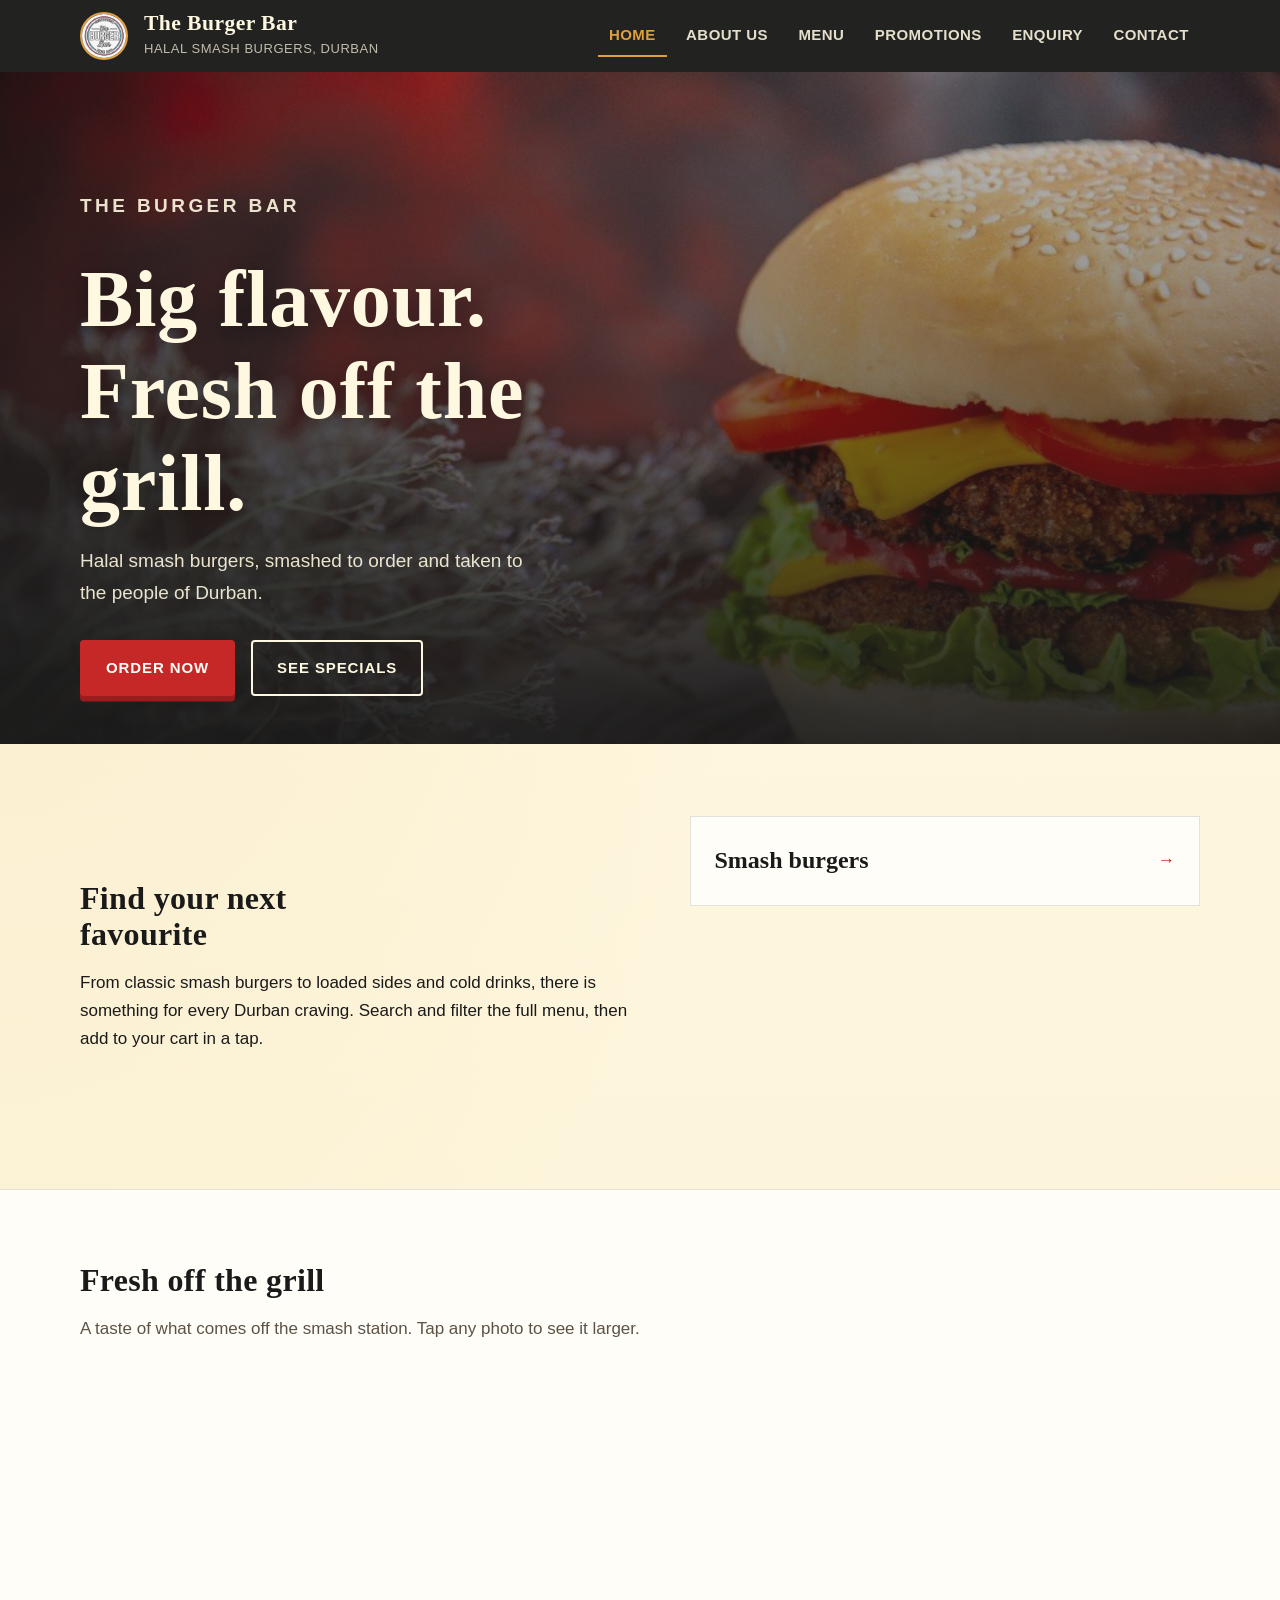
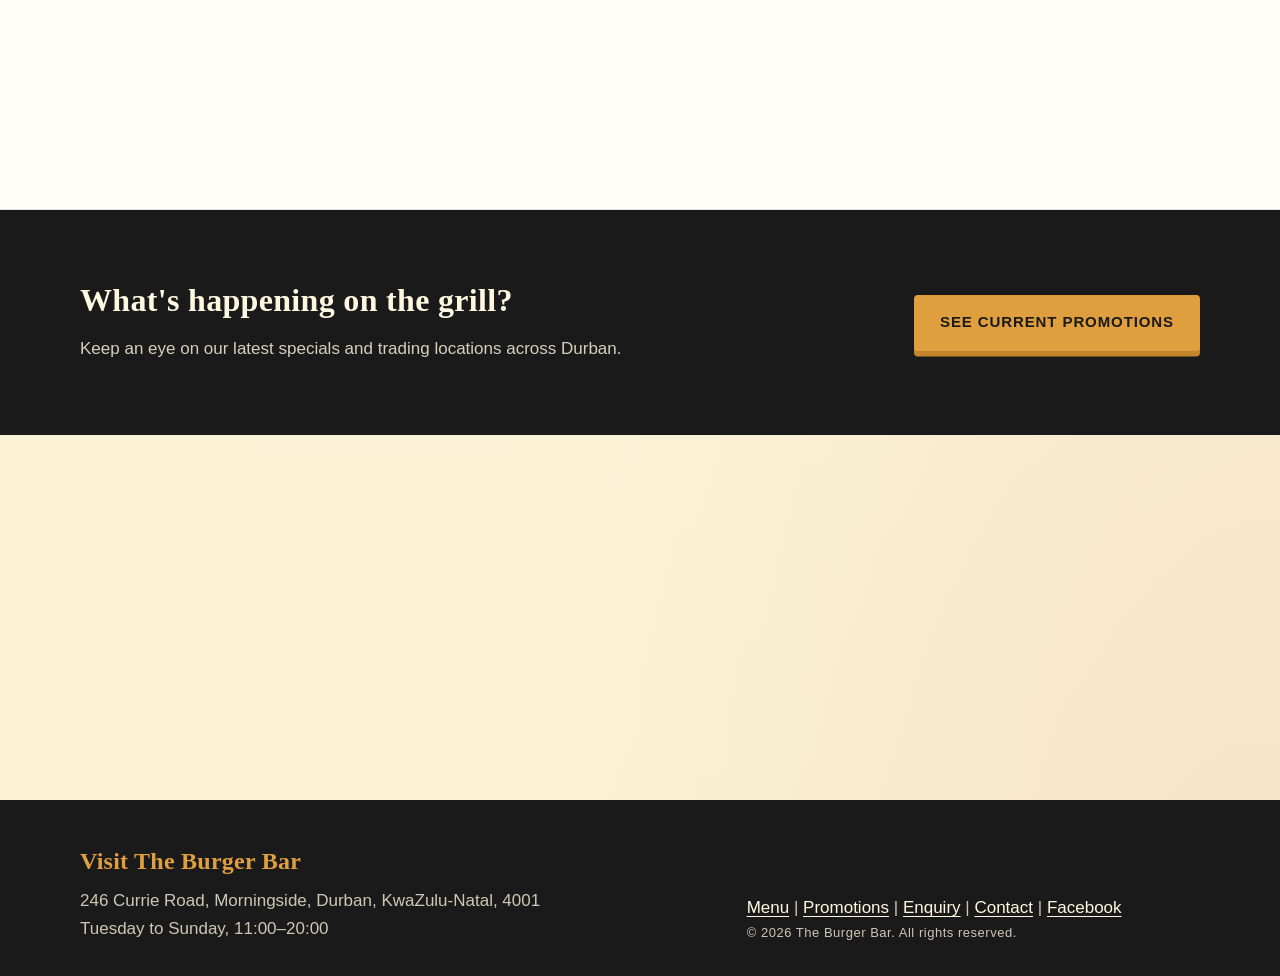
<file: index.html>
<!DOCTYPE html>
<html lang="en-ZA">
<head>
    <meta charset="UTF-8">
    <meta name="viewport" content="width=device-width, initial-scale=1.0">

    <!-- SEO: title, description and keywords for the homepage -->
    <title>Halal Smash Burgers in Durban | The Burger Bar</title>
    <meta name="description" content="The Burger Bar serves halal American-style smash burgers, loaded sides and mocktails in Durban. View the menu, order online for collection or delivery in Morningside.">
    <meta name="keywords" content="halal smash burgers Durban, burger Morningside, Currie Road burgers, order burgers online Durban, halal burger Durban, mobile burger eatery KwaZulu-Natal">
    <meta name="author" content="The Burger Bar">
    <meta name="robots" content="index, follow">
    <link rel="canonical" href="https://omaralopes.github.io/WEDE5020w_POE_ST10546572/index.html">

    <!-- Social sharing (Open Graph / Twitter cards) -->
    <meta property="og:type" content="website">
    <meta property="og:locale" content="en_ZA">
    <meta property="og:site_name" content="The Burger Bar">
    <meta property="og:title" content="Halal Smash Burgers in Durban | The Burger Bar">
    <meta property="og:description" content="Fresh, halal, American-style smash burgers made to order and taken to the people of Durban.">
    <meta property="og:url" content="https://omaralopes.github.io/WEDE5020w_POE_ST10546572/index.html">
    <meta property="og:image" content="https://omaralopes.github.io/WEDE5020w_POE_ST10546572/images/hero-image.jpg">
    <meta name="twitter:card" content="summary_large_image">

    <!-- Security: content security policy and referrer policy -->
    <meta http-equiv="Content-Security-Policy" content="default-src 'self'; script-src 'self' https://unpkg.com; style-src 'self' https://fonts.googleapis.com https://unpkg.com; font-src https://fonts.gstatic.com; img-src 'self' data: https://unpkg.com https://*.tile.openstreetmap.org; connect-src 'self'; frame-src 'none'; object-src 'none'; base-uri 'self'; form-action 'self' mailto:">
    <meta name="referrer" content="strict-origin-when-cross-origin">

    <!-- Fonts and stylesheet -->
    <link rel="preconnect" href="https://fonts.googleapis.com">
    <link rel="preconnect" href="https://fonts.gstatic.com" crossorigin>
    <link href="https://fonts.googleapis.com/css2?family=Open+Sans:wght@400;600;700&amp;family=Playfair+Display:wght@700&amp;display=swap" rel="stylesheet">
    <link rel="stylesheet" href="./css/style.css">
    <link rel="icon" href="./images/the-burger-bar-logo.jpg" type="image/jpeg">

    <!-- Structured data (schema.org) helps search engines show rich local results -->
    <script type="application/ld+json">
    {
      "@context": "https://schema.org",
      "@type": "Restaurant",
      "name": "The Burger Bar",
      "url": "https://omaralopes.github.io/WEDE5020w_POE_ST10546572/",
      "image": "https://omaralopes.github.io/WEDE5020w_POE_ST10546572/images/hero-image.jpg",
      "servesCuisine": ["Burgers", "American", "Halal"],
      "priceRange": "R18 - R139",
      "address": {
        "@type": "PostalAddress",
        "streetAddress": "246 Currie Road, Morningside",
        "addressLocality": "Durban",
        "addressRegion": "KwaZulu-Natal",
        "postalCode": "4001",
        "addressCountry": "ZA"
      },
      "geo": { "@type": "GeoCoordinates", "latitude": -29.8376, "longitude": 31.0062 },
      "openingHoursSpecification": {
        "@type": "OpeningHoursSpecification",
        "dayOfWeek": ["Tuesday", "Wednesday", "Thursday", "Friday", "Saturday", "Sunday"],
        "opens": "11:00",
        "closes": "20:00"
      },
      "sameAs": ["https://www.facebook.com/theburgerbardbn"],
      "hasMenu": "https://omaralopes.github.io/WEDE5020w_POE_ST10546572/menu.html"
    }
    </script>
</head>
<body>
    <!-- Skip link for keyboard and screen-reader users -->
    <a class="skip-link" href="#main">Skip to main content</a>

    <!-- Site header and main navigation -->
    <header class="site-header">
        <div class="site-wrap">
            <div class="brand">
                <a href="index.html">
                    <img
                        src="./images/the-burger-bar-logo.jpg"
                        srcset="./images/responsive/the-burger-bar-logo-480w.jpg 480w,
                                ./images/responsive/the-burger-bar-logo-800w.jpg 800w,
                                ./images/the-burger-bar-logo.jpg 1024w"
                        sizes="48px"
                        width="48"
                        height="48"
                        alt="The Burger Bar logo">
                </a>
                <div class="brand-text">
                    <a class="brand-name" href="index.html">The Burger Bar</a>
                    <span class="brand-tagline">Halal smash burgers, Durban</span>
                </div>
            </div>
            <nav class="site-nav" aria-label="Main navigation">
                <ul>
                    <li><a href="index.html" aria-current="page">Home</a></li>
                    <li><a href="about.html">About Us</a></li>
                    <li><a href="menu.html">Menu</a></li>
                    <li><a href="promotions.html">Promotions</a></li>
                    <li><a href="enquiry.html">Enquiry</a></li>
                    <li><a href="contact.html">Contact</a></li>
                </ul>
            </nav>
        </div>
    </header>

    <!-- Homepage content and calls to action -->
    <main id="main" tabindex="-1">
        <!-- Hero introduction: full-bleed image with brand headline -->
        <section class="hero">
            <div class="hero-media">
                <picture>
                    <source
                        media="(max-width: 48rem)"
                        srcset="./images/responsive/hero-image-480w.jpg">
                    <source
                        media="(max-width: 64rem)"
                        srcset="./images/responsive/hero-image-800w.jpg">
                    <img
                        src="./images/hero-image.jpg"
                        srcset="./images/responsive/hero-image-480w.jpg 480w,
                                ./images/responsive/hero-image-800w.jpg 800w,
                                ./images/hero-image.jpg 1024w"
                        sizes="100vw"
                        alt="A stacked halal smash cheeseburger with lettuce, tomato and sesame bun from The Burger Bar in Durban"
                        width="1024"
                        height="682"
                        fetchpriority="high">
                </picture>
            </div>
            <div class="hero-content">
                <p class="hero-eyebrow">The Burger Bar</p>
                <h1>Big flavour. Fresh off the grill.</h1>
                <p>Halal smash burgers, smashed to order and taken to the people of Durban.</p>
                <div class="hero-actions">
                    <a class="btn" href="menu.html">Order now</a>
                    <a class="btn btn-secondary" href="promotions.html">See specials</a>
                </div>
            </div>
        </section>

        <!-- Menu category shortcuts -->
        <section class="home-strip">
            <div class="site-wrap">
                <div>
                    <h2>Find your next favourite</h2>
                    <p>From classic smash burgers to loaded sides and cold drinks, there is something for every Durban craving. Search and filter the full menu, then add to your cart in a tap.</p>
                </div>
                <ul class="category-list">
                    <li><a href="menu.html#burgers">Smash burgers</a></li>
                    <li><a href="menu.html#sides">Sides and sauces</a></li>
                    <li><a href="menu.html#drinks">Drinks and mocktails</a></li>
                </ul>
            </div>
        </section>

        <!-- Photo gallery: each tile opens in the JavaScript lightbox -->
        <section class="gallery-section" aria-labelledby="gallery-heading">
            <div class="site-wrap">
                <div class="section-heading">
                    <h2 id="gallery-heading">Fresh off the grill</h2>
                    <p>A taste of what comes off the smash station. Tap any photo to see it larger.</p>
                </div>
                <ul class="gallery-grid">
                    <li class="gallery-item">
                        <button type="button" data-lightbox-group="home" data-lightbox-src="./images/stacked-beef-burger.jpg" data-lightbox-caption="Stacked Beef Burger – built for the serious appetite">
                            <img src="./images/responsive/stacked-beef-burger-480w.jpg" srcset="./images/responsive/stacked-beef-burger-480w.jpg 480w, ./images/responsive/stacked-beef-burger-800w.jpg 800w" sizes="(max-width: 48rem) 100vw, 33vw" alt="Tall stacked double beef burger with cheese, salad and chips" loading="lazy" width="480" height="720">
                        </button>
                    </li>
                    <li class="gallery-item">
                        <button type="button" data-lightbox-group="home" data-lightbox-src="./images/charcoal-beef-and-macon-cheeseburger.jpg" data-lightbox-caption="Charcoal Beef &amp; Macon Cheeseburger on a black activated charcoal bun">
                            <img src="./images/responsive/charcoal-beef-and-macon-cheeseburger-480w.jpg" srcset="./images/responsive/charcoal-beef-and-macon-cheeseburger-480w.jpg 480w, ./images/responsive/charcoal-beef-and-macon-cheeseburger-800w.jpg 800w" sizes="(max-width: 48rem) 100vw, 33vw" alt="Charcoal bun beef cheeseburger with macon and chips" loading="lazy" width="480" height="320">
                        </button>
                    </li>
                    <li class="gallery-item">
                        <button type="button" data-lightbox-group="home" data-lightbox-src="./images/sweet-and-spicy-chicken-burger.jpg" data-lightbox-caption="Sweet &amp; Spicy Chicken Burger with fries">
                            <img src="./images/responsive/sweet-and-spicy-chicken-burger-480w.jpg" srcset="./images/responsive/sweet-and-spicy-chicken-burger-480w.jpg 480w, ./images/responsive/sweet-and-spicy-chicken-burger-800w.jpg 800w" sizes="(max-width: 48rem) 100vw, 33vw" alt="Sweet and spicy chicken burger served with fries" loading="lazy" width="480" height="320">
                        </button>
                    </li>
                </ul>
            </div>
        </section>

        <!-- Link to current specials -->
        <section class="promo-banner">
            <div class="site-wrap">
                <div>
                    <h2>What's happening on the grill?</h2>
                    <p>Keep an eye on our latest specials and trading locations across Durban.</p>
                </div>
                <a class="btn btn-gold" href="promotions.html">See current promotions</a>
            </div>
        </section>

        <!-- Enquiry and contact shortcuts (internal linking) -->
        <section class="home-links">
            <div class="site-wrap home-links-grid">
                <article class="about-card">
                    <h3>Feeding a crowd?</h3>
                    <p>Get an instant cost and availability estimate for bulk orders, catering or a trading visit to your area.</p>
                    <a class="text-link" href="enquiry.html">Send an enquiry</a>
                </article>
                <article class="about-card">
                    <h3>Where is the grill today?</h3>
                    <p>See all our Durban trading spots on the interactive map and get directions.</p>
                    <a class="text-link" href="contact.html#locations">Find us</a>
                </article>
                <article class="about-card">
                    <h3>Who we are</h3>
                    <p>Halal from day one. Meet the owners and the crew behind the smash.</p>
                    <a class="text-link" href="about.html">About The Burger Bar</a>
                </article>
            </div>
        </section>
    </main>

    <!-- Shared business information and social link -->
    <footer class="site-footer">
        <div class="site-wrap">
            <div>
                <h2>Visit The Burger Bar</h2>
                <address>246 Currie Road, Morningside, Durban, KwaZulu-Natal, 4001</address>
                <p>Tuesday to Sunday, 11:00–20:00</p>
            </div>
            <div>
                <nav aria-label="Footer navigation">
                    <p><a href="menu.html">Menu</a> | <a href="promotions.html">Promotions</a> | <a href="enquiry.html">Enquiry</a> | <a href="contact.html">Contact</a> | <a href="https://www.facebook.com/theburgerbardbn" rel="noopener noreferrer" target="_blank">Facebook</a></p>
                </nav>
                <p class="footer-meta">&copy; <span data-year>2026</span> The Burger Bar. All rights reserved.</p>
            </div>
        </div>
    </footer>

    <!-- Single site script: cart, menu, lightbox, forms, map -->
    <script src="./js/script.js" defer></script>
</body>
</html>
</file>
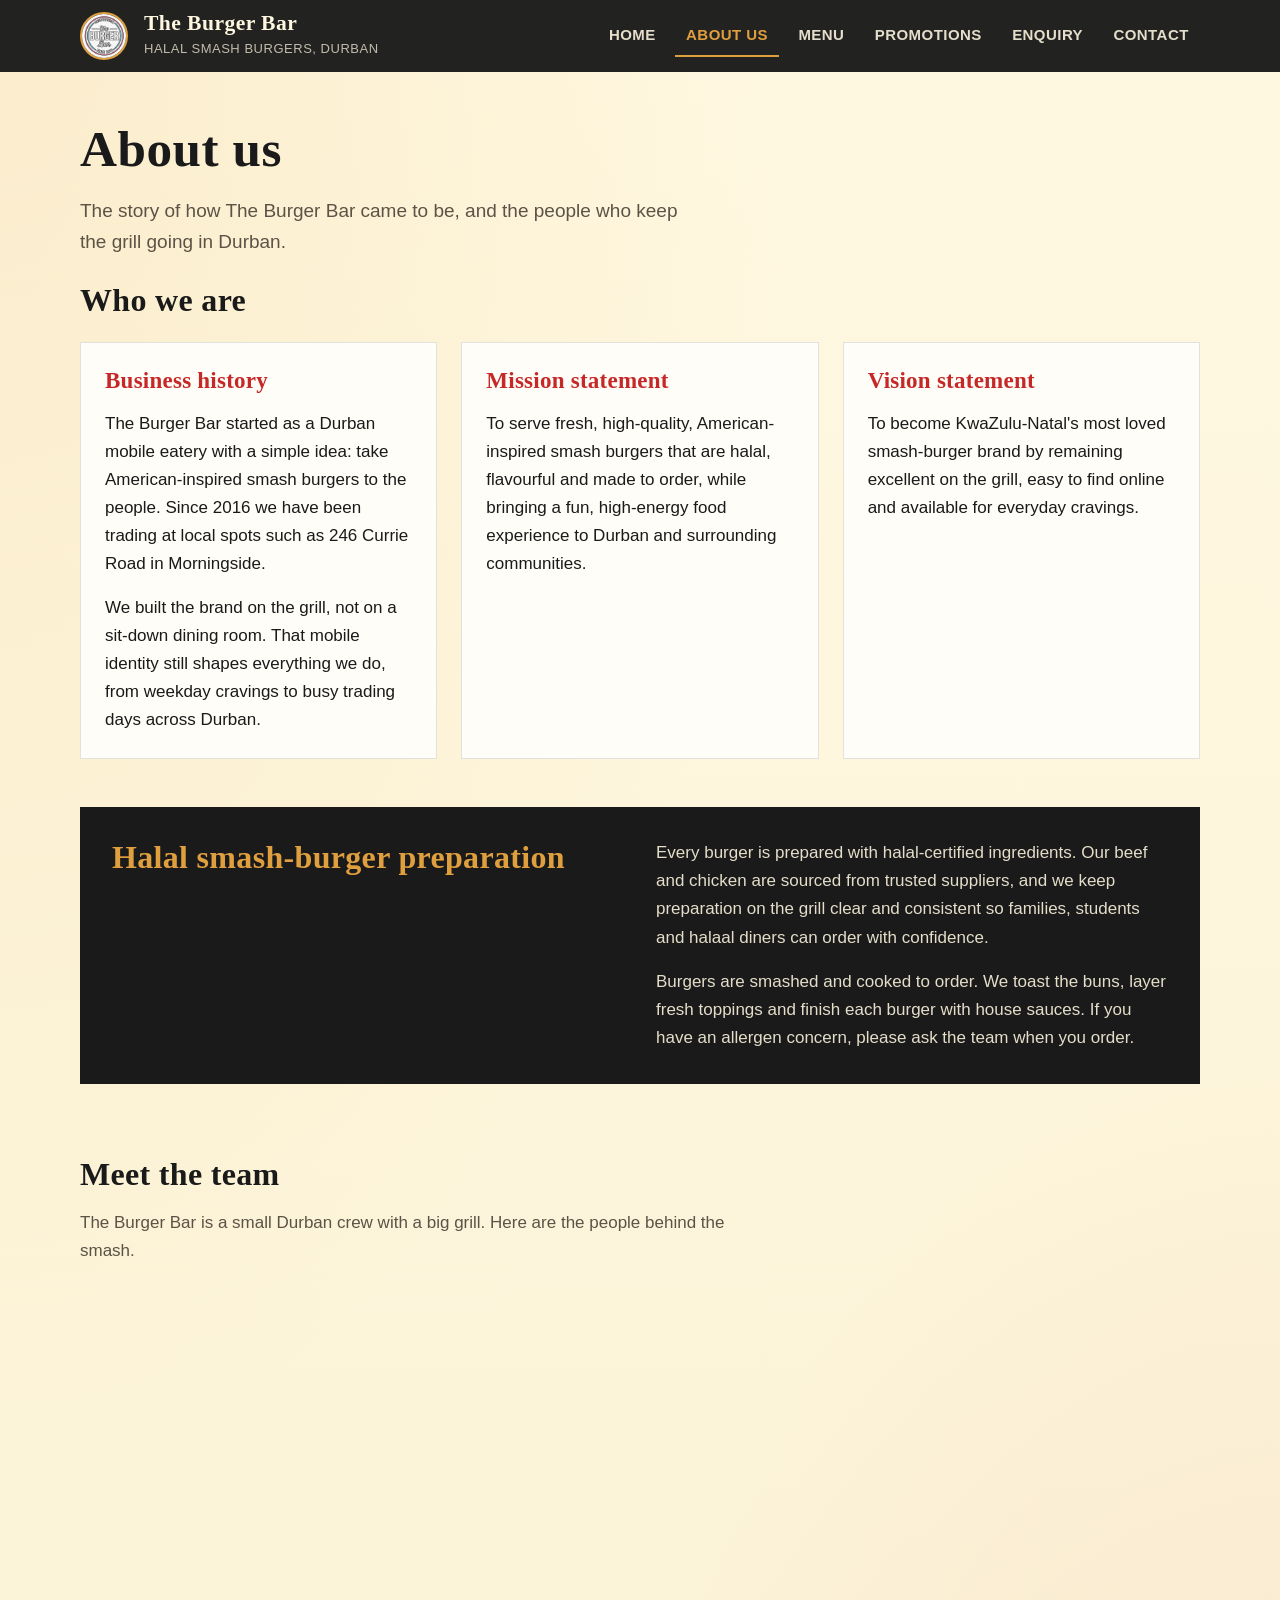
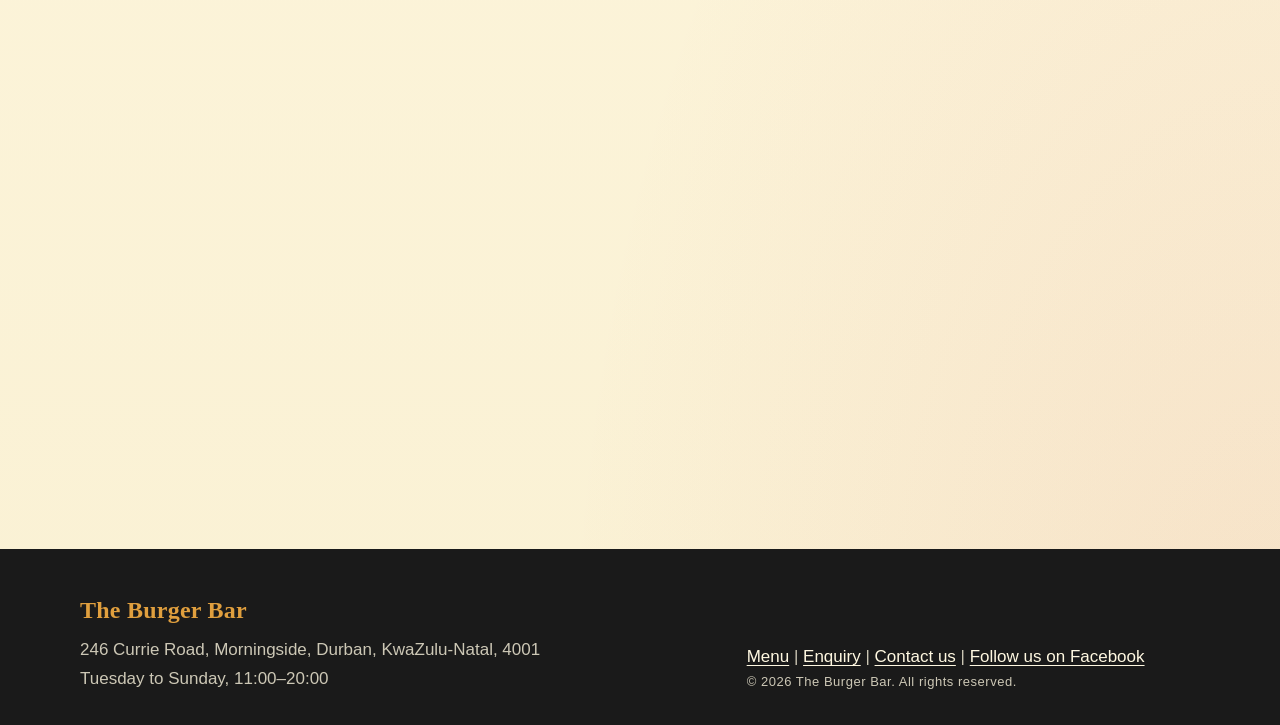
<file: about.html>
<!DOCTYPE html>
<html lang="en-ZA">
<head>
    <meta charset="UTF-8">
    <meta name="viewport" content="width=device-width, initial-scale=1.0">

    <!-- SEO -->
    <title>About Us: Durban's Halal Smash Burger Crew | The Burger Bar</title>
    <meta name="description" content="Meet The Burger Bar: a Durban mobile eatery serving halal American-style smash burgers since 2016. Our story, mission, halal preparation and the team behind the grill.">
    <meta name="keywords" content="about The Burger Bar, halal burger Durban history, smash burger team Durban, Amber Smith Abel Khan, mobile eatery Morningside, halal preparation burgers">
    <meta name="robots" content="index, follow">
    <link rel="canonical" href="https://omaralopes.github.io/WEDE5020w_POE_ST10546572/about.html">
    <meta property="og:type" content="website">
    <meta property="og:locale" content="en_ZA">
    <meta property="og:site_name" content="The Burger Bar">
    <meta property="og:title" content="About Us | The Burger Bar Durban">
    <meta property="og:description" content="Durban's halal smash-burger crew: our story, mission and team.">
    <meta property="og:url" content="https://omaralopes.github.io/WEDE5020w_POE_ST10546572/about.html">
    <meta property="og:image" content="https://omaralopes.github.io/WEDE5020w_POE_ST10546572/images/owners.jpg">
    <meta name="twitter:card" content="summary_large_image">

    <!-- Security -->
    <meta http-equiv="Content-Security-Policy" content="default-src 'self'; script-src 'self' https://unpkg.com; style-src 'self' https://fonts.googleapis.com https://unpkg.com; font-src https://fonts.gstatic.com; img-src 'self' data: https://unpkg.com https://*.tile.openstreetmap.org; connect-src 'self'; frame-src 'none'; object-src 'none'; base-uri 'self'; form-action 'self' mailto:">
    <meta name="referrer" content="strict-origin-when-cross-origin">

    <link rel="preconnect" href="https://fonts.googleapis.com">
    <link rel="preconnect" href="https://fonts.gstatic.com" crossorigin>
    <link href="https://fonts.googleapis.com/css2?family=Open+Sans:wght@400;600;700&amp;family=Playfair+Display:wght@700&amp;display=swap" rel="stylesheet">
    <link rel="stylesheet" href="./css/style.css">
    <link rel="icon" href="./images/the-burger-bar-logo.jpg" type="image/jpeg">
</head>
<body>
    <a class="skip-link" href="#main">Skip to main content</a>

    <!-- Site header and main navigation -->
    <header class="site-header">
        <div class="site-wrap">
            <div class="brand">
                <a href="index.html">
                    <img
                        src="./images/the-burger-bar-logo.jpg"
                        srcset="./images/responsive/the-burger-bar-logo-480w.jpg 480w,
                                ./images/responsive/the-burger-bar-logo-800w.jpg 800w,
                                ./images/the-burger-bar-logo.jpg 1024w"
                        sizes="48px"
                        width="48"
                        height="48"
                        alt="The Burger Bar logo">
                </a>
                <div class="brand-text">
                    <a class="brand-name" href="index.html">The Burger Bar</a>
                    <span class="brand-tagline">Halal smash burgers, Durban</span>
                </div>
            </div>
            <nav class="site-nav" aria-label="Main navigation">
                <ul>
                    <li><a href="index.html">Home</a></li>
                    <li><a href="about.html" aria-current="page">About Us</a></li>
                    <li><a href="menu.html">Menu</a></li>
                    <li><a href="promotions.html">Promotions</a></li>
                    <li><a href="enquiry.html">Enquiry</a></li>
                    <li><a href="contact.html">Contact</a></li>
                </ul>
            </nav>
        </div>
    </header>

    <!-- About page content -->
    <main id="main" tabindex="-1">
        <div class="site-wrap page-intro">
            <h1>About us</h1>
            <p>The story of how The Burger Bar came to be, and the people who keep the grill going in Durban.</p>
        </div>

        <!-- Business history, mission and vision -->
        <section class="site-wrap">
            <h2>Who we are</h2>
            <div class="about-grid">
                <article class="about-card">
                    <h3>Business history</h3>
                    <p>The Burger Bar started as a Durban mobile eatery with a simple idea: take American-inspired smash burgers to the people. Since 2016 we have been trading at local spots such as 246 Currie Road in Morningside.</p>
                    <p>We built the brand on the grill, not on a sit-down dining room. That mobile identity still shapes everything we do, from weekday cravings to busy trading days across Durban.</p>
                </article>
                <article class="about-card">
                    <h3>Mission statement</h3>
                    <p>To serve fresh, high-quality, American-inspired smash burgers that are halal, flavourful and made to order, while bringing a fun, high-energy food experience to Durban and surrounding communities.</p>
                </article>
                <article class="about-card">
                    <h3>Vision statement</h3>
                    <p>To become KwaZulu-Natal's most loved smash-burger brand by remaining excellent on the grill, easy to find online and available for everyday cravings.</p>
                </article>
            </div>
        </section>

        <!-- Halal and preparation information -->
        <section class="site-wrap">
            <div class="halal-block">
                <div>
                    <h2>Halal smash-burger preparation</h2>
                </div>
                <div>
                    <p>Every burger is prepared with halal-certified ingredients. Our beef and chicken are sourced from trusted suppliers, and we keep preparation on the grill clear and consistent so families, students and halaal diners can order with confidence.</p>
                    <p>Burgers are smashed and cooked to order. We toast the buns, layer fresh toppings and finish each burger with house sauces. If you have an allergen concern, please ask the team when you order.</p>
                </div>
            </div>
        </section>

        <!-- Team: owners and staff -->
        <section class="site-wrap team-section">
            <h2>Meet the team</h2>
            <p>The Burger Bar is a small Durban crew with a big grill. Here are the people behind the smash.</p>

            <div class="team-grid">
                <article class="team-card">
                    <!-- Team photos open in the lightbox (data-lightbox-src) -->
                    <button type="button" class="team-photo" data-lightbox-group="team" data-lightbox-src="./images/owners.jpg" data-lightbox-caption="Owners Amber Smith and Abel Khan" aria-label="View a larger photo of the owners">
                        <img
                            src="./images/owners.jpg"
                            srcset="./images/responsive/owners-480w.jpg 480w,
                                    ./images/responsive/owners-800w.jpg 800w,
                                    ./images/owners.jpg 1024w"
                            sizes="(max-width: 48rem) 100vw, 50vw"
                            alt="The Burger Bar owners Amber Smith and Abel Khan"
                            width="1024"
                            height="683">
                    </button>
                    <div class="team-card-body">
                        <h3>Owners</h3>
                        <div class="team-member">
                            <h4>Amber Smith</h4>
                            <p>Co-owner and brand lead. Amber grew up around Durban food markets and brought that energy to The Burger Bar in 2016. She shapes the menu, monthly specials and the look of the brand at 246 Currie Road.</p>
                        </div>
                        <div class="team-member">
                            <h4>Abel Khan</h4>
                            <p>Co-owner and head of the grill. Abel is the smash specialist behind every beef and chicken patty. He works with trusted halal suppliers, trains the team on the station and keeps every burger hot and made to order at 246 Currie Road.</p>
                        </div>
                    </div>
                </article>

                <article class="team-card">
                    <button type="button" class="team-photo" data-lightbox-group="team" data-lightbox-src="./images/staff.jpg" data-lightbox-caption="The Burger Bar kitchen crew" aria-label="View a larger photo of the staff">
                        <img
                            src="./images/staff.jpg"
                            srcset="./images/responsive/staff-480w.jpg 480w,
                                    ./images/responsive/staff-800w.jpg 800w,
                                    ./images/staff.jpg 1024w"
                            sizes="(max-width: 48rem) 100vw, 50vw"
                            alt="The Burger Bar kitchen staff in chef jackets, smiling in a professional kitchen"
                            width="1024"
                            height="683">
                    </button>
                    <div class="team-card-body">
                        <h3>Staff</h3>
                        <div class="team-member">
                            <h4>Thando Dlamini</h4>
                            <p>Senior grill cook. Thando runs the smash station during busy service and makes sure every patty hits the bun hot and well seasoned.</p>
                        </div>
                        <div class="team-member">
                            <h4>Lindiwe Naidoo</h4>
                            <p>Front-of-house and orders. Lindiwe welcomes customers, keeps the sides moving and helps with orders on trading days.</p>
                        </div>
                        <div class="team-member">
                            <h4>Jason Botha</h4>
                            <p>Prep and sauces. Jason handles bun toasting, house sauces and the topping station so the line stays fast without losing flavour.</p>
                        </div>
                    </div>
                </article>
            </div>
        </section>
    </main>

    <!-- Shared business information and social link -->
    <footer class="site-footer">
        <div class="site-wrap">
            <div>
                <h2>The Burger Bar</h2>
                <address>246 Currie Road, Morningside, Durban, KwaZulu-Natal, 4001</address>
                <p>Tuesday to Sunday, 11:00–20:00</p>
            </div>
            <div>
                <nav aria-label="Footer navigation">
                    <p><a href="menu.html">Menu</a> | <a href="enquiry.html">Enquiry</a> | <a href="contact.html">Contact us</a> | <a href="https://www.facebook.com/theburgerbardbn" rel="noopener noreferrer" target="_blank">Follow us on Facebook</a></p>
                </nav>
                <p class="footer-meta">&copy; <span data-year>2026</span> The Burger Bar. All rights reserved.</p>
            </div>
        </div>
    </footer>

    <script src="./js/script.js" defer></script>
</body>
</html>
</file>
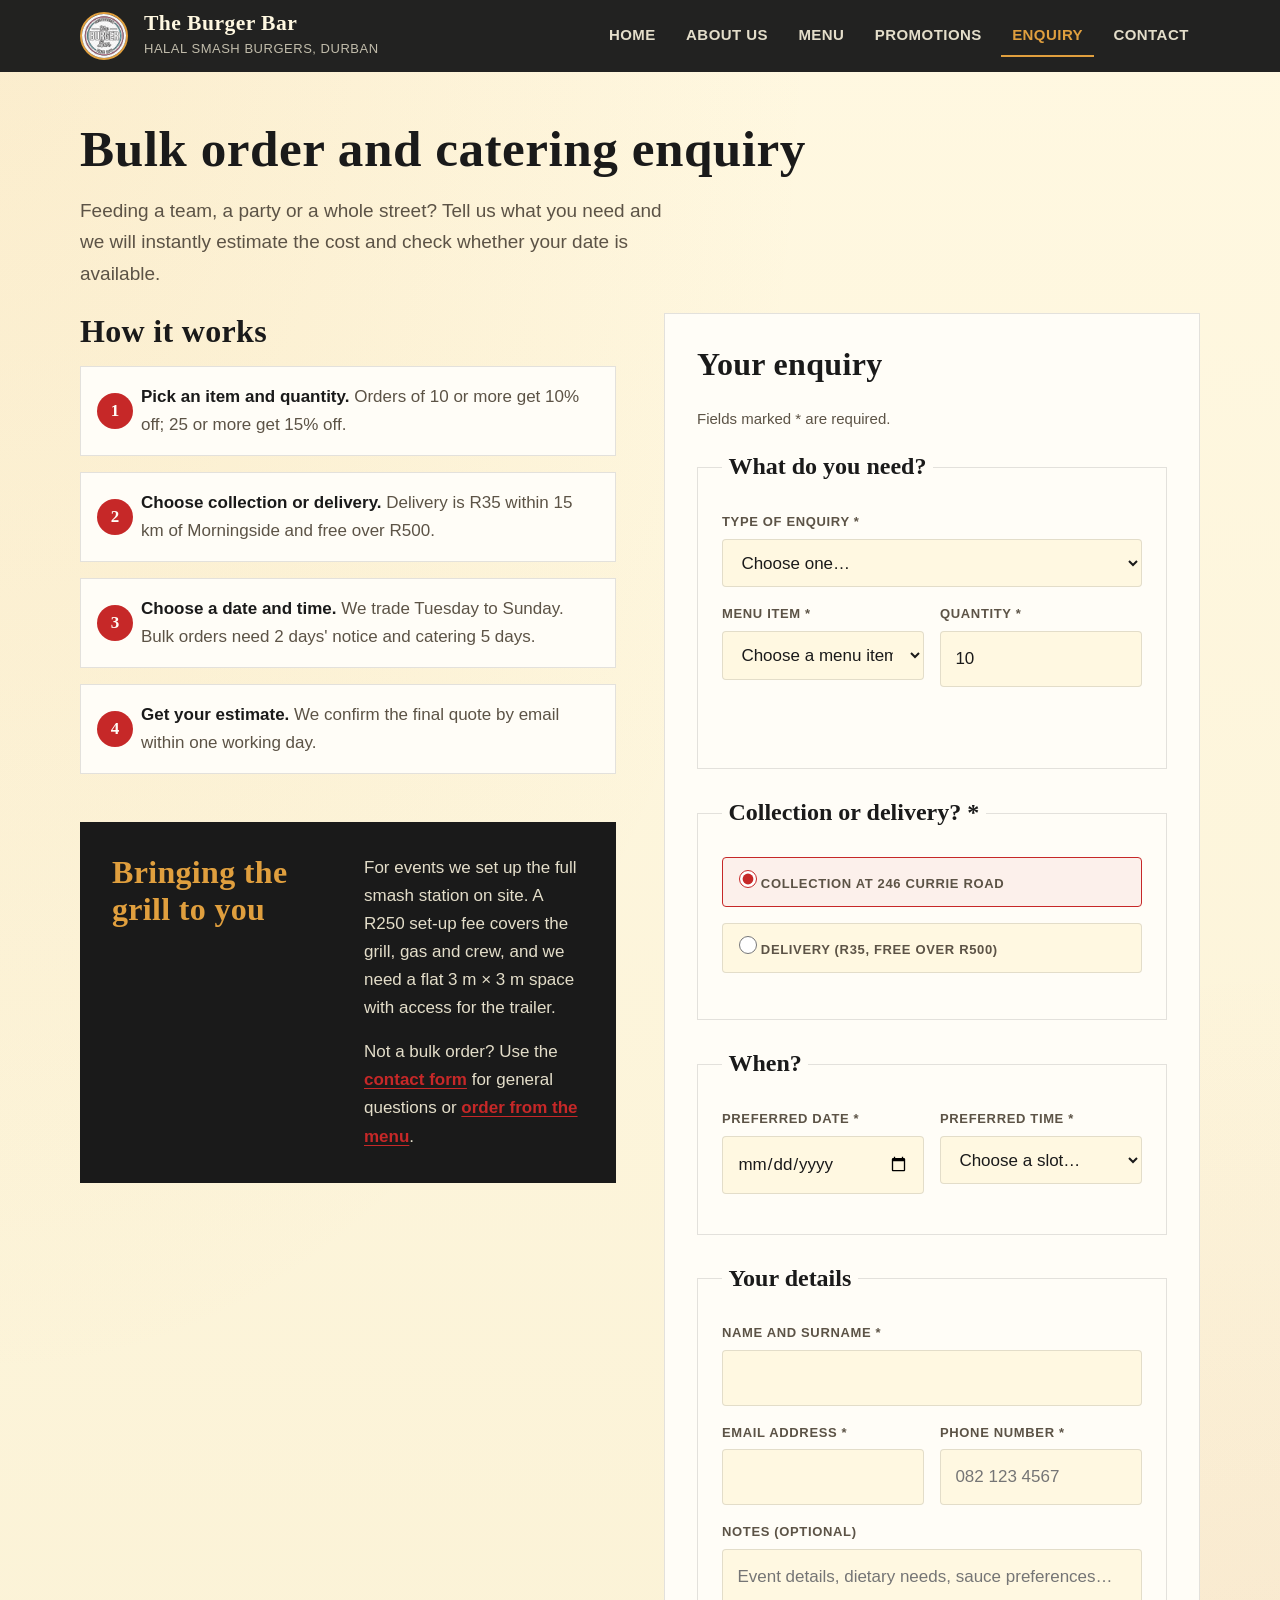
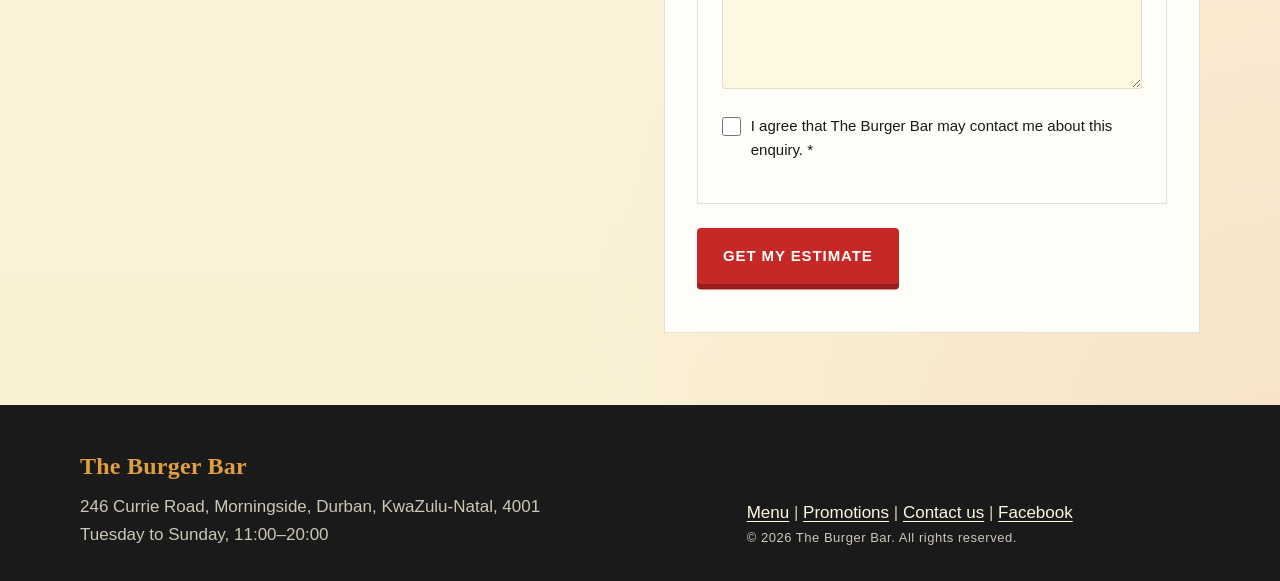
<file: enquiry.html>
<!DOCTYPE html>
<html lang="en-ZA">
<head>
    <meta charset="UTF-8">
    <meta name="viewport" content="width=device-width, initial-scale=1.0">

    <!-- SEO -->
    <title>Bulk Order &amp; Catering Enquiry | The Burger Bar Durban</title>
    <meta name="description" content="Planning a party or event in Durban? Enquire about bulk halal burger orders, catering or a mobile grill visit and get an instant cost and availability estimate.">
    <meta name="keywords" content="burger catering Durban, bulk burger order Durban, halal catering KwaZulu-Natal, food truck hire Durban, event burgers Morningside, The Burger Bar enquiry">
    <meta name="robots" content="index, follow">
    <link rel="canonical" href="https://omaralopes.github.io/WEDE5020w_POE_ST10546572/enquiry.html">
    <meta property="og:type" content="website">
    <meta property="og:locale" content="en_ZA">
    <meta property="og:site_name" content="The Burger Bar">
    <meta property="og:title" content="Bulk Order &amp; Catering Enquiry | The Burger Bar">
    <meta property="og:description" content="Get an instant estimate for bulk orders, catering or a grill visit in Durban.">
    <meta property="og:url" content="https://omaralopes.github.io/WEDE5020w_POE_ST10546572/enquiry.html">
    <meta property="og:image" content="https://omaralopes.github.io/WEDE5020w_POE_ST10546572/images/seeded-beef-burger-duo.jpg">
    <meta name="twitter:card" content="summary_large_image">

    <!-- Security -->
    <meta http-equiv="Content-Security-Policy" content="default-src 'self'; script-src 'self' https://unpkg.com; style-src 'self' https://fonts.googleapis.com https://unpkg.com; font-src https://fonts.gstatic.com; img-src 'self' data: https://unpkg.com https://*.tile.openstreetmap.org; connect-src 'self'; frame-src 'none'; object-src 'none'; base-uri 'self'; form-action 'self' mailto:">
    <meta name="referrer" content="strict-origin-when-cross-origin">

    <link rel="preconnect" href="https://fonts.googleapis.com">
    <link rel="preconnect" href="https://fonts.gstatic.com" crossorigin>
    <link href="https://fonts.googleapis.com/css2?family=Open+Sans:wght@400;600;700&amp;family=Playfair+Display:wght@700&amp;display=swap" rel="stylesheet">
    <link rel="stylesheet" href="./css/style.css">
    <link rel="icon" href="./images/the-burger-bar-logo.jpg" type="image/jpeg">
</head>
<body>
    <a class="skip-link" href="#main">Skip to main content</a>

    <!-- Site header and main navigation -->
    <header class="site-header">
        <div class="site-wrap">
            <div class="brand">
                <a href="index.html">
                    <img
                        src="./images/the-burger-bar-logo.jpg"
                        srcset="./images/responsive/the-burger-bar-logo-480w.jpg 480w,
                                ./images/responsive/the-burger-bar-logo-800w.jpg 800w,
                                ./images/the-burger-bar-logo.jpg 1024w"
                        sizes="48px"
                        width="48"
                        height="48"
                        alt="The Burger Bar logo">
                </a>
                <div class="brand-text">
                    <a class="brand-name" href="index.html">The Burger Bar</a>
                    <span class="brand-tagline">Halal smash burgers, Durban</span>
                </div>
            </div>
            <nav class="site-nav" aria-label="Main navigation">
                <ul>
                    <li><a href="index.html">Home</a></li>
                    <li><a href="about.html">About Us</a></li>
                    <li><a href="menu.html">Menu</a></li>
                    <li><a href="promotions.html">Promotions</a></li>
                    <li><a href="enquiry.html" aria-current="page">Enquiry</a></li>
                    <li><a href="contact.html">Contact</a></li>
                </ul>
            </nav>
        </div>
    </header>

    <!-- Enquiry form: validated and processed by js/script.js (section 6b) -->
    <main id="main" tabindex="-1">
        <div class="site-wrap page-intro">
            <h1>Bulk order and catering enquiry</h1>
            <p>Feeding a team, a party or a whole street? Tell us what you need and we will instantly estimate the cost and check whether your date is available.</p>
        </div>

        <div class="site-wrap contact-layout">
            <!-- How it works -->
            <section aria-labelledby="how-heading">
                <h2 id="how-heading">How it works</h2>
                <ol class="steps-list">
                    <li><strong>Pick an item and quantity.</strong> Orders of 10 or more get 10% off; 25 or more get 15% off.</li>
                    <li><strong>Choose collection or delivery.</strong> Delivery is R35 within 15 km of Morningside and free over R500.</li>
                    <li><strong>Choose a date and time.</strong> We trade Tuesday to Sunday. Bulk orders need 2 days' notice and catering 5 days.</li>
                    <li><strong>Get your estimate.</strong> We confirm the final quote by email within one working day.</li>
                </ol>

                <div class="halal-block stack-gap">
                    <div>
                        <h2>Bringing the grill to you</h2>
                    </div>
                    <div>
                        <p>For events we set up the full smash station on site. A R250 set-up fee covers the grill, gas and crew, and we need a flat 3 m × 3 m space with access for the trailer.</p>
                        <p>Not a bulk order? Use the <a class="text-link" href="contact.html">contact form</a> for general questions or <a class="text-link" href="menu.html">order from the menu</a>.</p>
                    </div>
                </div>
            </section>

            <!-- The form -->
            <section aria-labelledby="enquiry-heading">
                <form class="enquiry-form" id="enquiry-form" action="enquiry.html" method="post" novalidate>
                    <h2 id="enquiry-heading">Your enquiry</h2>
                    <p class="form-help">Fields marked * are required.</p>
                    <p class="form-summary" role="alert" hidden></p>

                    <!-- Honeypot: hidden from people, filled in by spam bots -->
                    <p class="hp-field" aria-hidden="true">
                        <label for="enquiry-website">Leave this field empty</label>
                        <input type="text" id="enquiry-website" name="website" tabindex="-1" autocomplete="off">
                    </p>

                    <fieldset>
                        <legend>What do you need?</legend>
                        <p data-field="enquiry-type">
                            <label for="enquiry-type">Type of enquiry *</label>
                            <select id="enquiry-type" name="enquiry-type" required>
                                <option value="">Choose one…</option>
                                <option value="bulk">Bulk order for collection or delivery</option>
                                <option value="catering">Catering – bring the grill to my event</option>
                                <option value="trading">Trading visit – bring the grill to my area</option>
                                <option value="product">Question about a product</option>
                            </select>
                        </p>
                        <div class="form-row">
                            <p data-field="enquiry-item">
                                <label for="enquiry-item">Menu item *</label>
                                <select id="enquiry-item" name="enquiry-item" required>
                                    <option value="">Choose a menu item…</option>
                                </select>
                            </p>
                            <p data-field="enquiry-quantity">
                                <label for="enquiry-quantity">Quantity *</label>
                                <input type="number" id="enquiry-quantity" name="enquiry-quantity" min="1" max="200" step="1" value="10" inputmode="numeric" required>
                            </p>
                        </div>
                        <p id="enquiry-live-price" class="live-price" aria-live="polite"></p>
                    </fieldset>

                    <fieldset data-field-group="enquiry-fulfilment">
                        <legend>Collection or delivery? *</legend>
                        <div class="radio-row" data-field="enquiry-fulfilment">
                            <label class="radio-option"><input type="radio" name="enquiry-fulfilment" value="collection" checked> Collection at 246 Currie Road</label>
                            <label class="radio-option"><input type="radio" name="enquiry-fulfilment" value="delivery"> Delivery (R35, free over R500)</label>
                        </div>
                        <p data-field="enquiry-suburb" hidden>
                            <label for="enquiry-suburb">Delivery suburb *</label>
                            <input type="text" id="enquiry-suburb" name="enquiry-suburb" placeholder="e.g. Glenwood, Umhlanga, Westville" maxlength="60" autocomplete="address-level3">
                        </p>
                    </fieldset>

                    <fieldset>
                        <legend>When?</legend>
                        <div class="form-row">
                            <p data-field="enquiry-date">
                                <label for="enquiry-date">Preferred date *</label>
                                <input type="date" id="enquiry-date" name="enquiry-date" required>
                            </p>
                            <p data-field="enquiry-slot">
                                <label for="enquiry-slot">Preferred time *</label>
                                <select id="enquiry-slot" name="enquiry-slot" required>
                                    <option value="">Choose a slot…</option>
                                    <option value="lunch">Lunch (11:00–14:00)</option>
                                    <option value="afternoon">Afternoon (14:00–17:00)</option>
                                    <option value="evening">Evening (17:00–20:00)</option>
                                </select>
                            </p>
                        </div>
                    </fieldset>

                    <fieldset>
                        <legend>Your details</legend>
                        <p data-field="enquiry-name">
                            <label for="enquiry-name">Name and surname *</label>
                            <input type="text" id="enquiry-name" name="enquiry-name" autocomplete="name" required minlength="2" maxlength="60">
                        </p>
                        <div class="form-row">
                            <p data-field="enquiry-email">
                                <label for="enquiry-email">Email address *</label>
                                <input type="email" id="enquiry-email" name="enquiry-email" autocomplete="email" inputmode="email" required>
                            </p>
                            <p data-field="enquiry-phone">
                                <label for="enquiry-phone">Phone number *</label>
                                <input type="tel" id="enquiry-phone" name="enquiry-phone" autocomplete="tel" inputmode="tel" placeholder="082 123 4567" required>
                            </p>
                        </div>
                        <p data-field="enquiry-notes">
                            <label for="enquiry-notes">Notes (optional)</label>
                            <textarea id="enquiry-notes" name="enquiry-notes" rows="4" maxlength="500" placeholder="Event details, dietary needs, sauce preferences…"></textarea>
                        </p>
                        <p class="checkbox-field" data-field="enquiry-consent">
                            <input type="checkbox" id="enquiry-consent" name="enquiry-consent" required>
                            <label for="enquiry-consent">I agree that The Burger Bar may contact me about this enquiry. *</label>
                        </p>
                    </fieldset>

                    <p><button type="submit" class="btn">Get my estimate</button></p>
                </form>

                <!-- Response panel filled in by script.js after a valid submission -->
                <section id="enquiry-result" class="response-panel" tabindex="-1" aria-live="polite" hidden></section>
            </section>
        </div>
    </main>

    <!-- Shared business information and social link -->
    <footer class="site-footer">
        <div class="site-wrap">
            <div>
                <h2>The Burger Bar</h2>
                <address>246 Currie Road, Morningside, Durban, KwaZulu-Natal, 4001</address>
                <p>Tuesday to Sunday, 11:00–20:00</p>
            </div>
            <div>
                <nav aria-label="Footer navigation">
                    <p><a href="menu.html">Menu</a> | <a href="promotions.html">Promotions</a> | <a href="contact.html">Contact us</a> | <a href="https://www.facebook.com/theburgerbardbn" rel="noopener noreferrer" target="_blank">Facebook</a></p>
                </nav>
                <p class="footer-meta">&copy; <span data-year>2026</span> The Burger Bar. All rights reserved.</p>
            </div>
        </div>
    </footer>

    <script src="./js/script.js" defer></script>
</body>
</html>
</file>
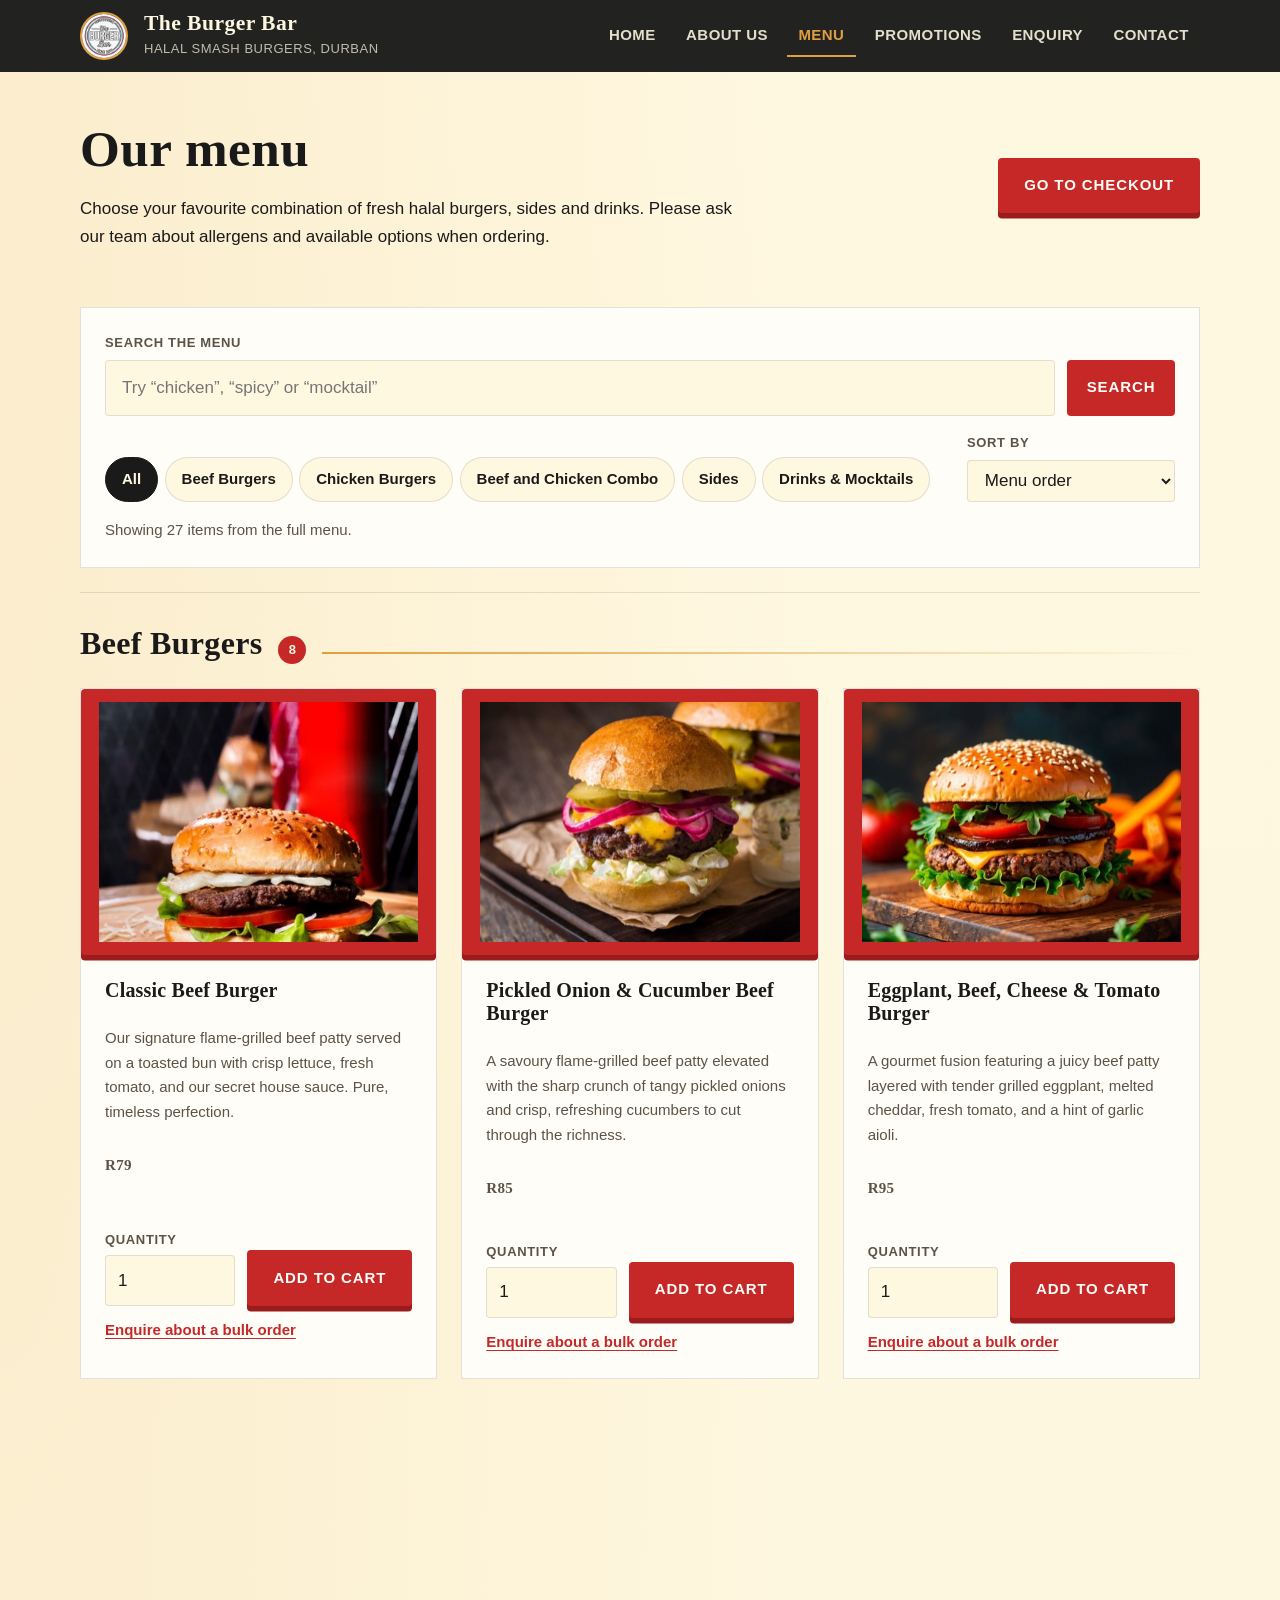
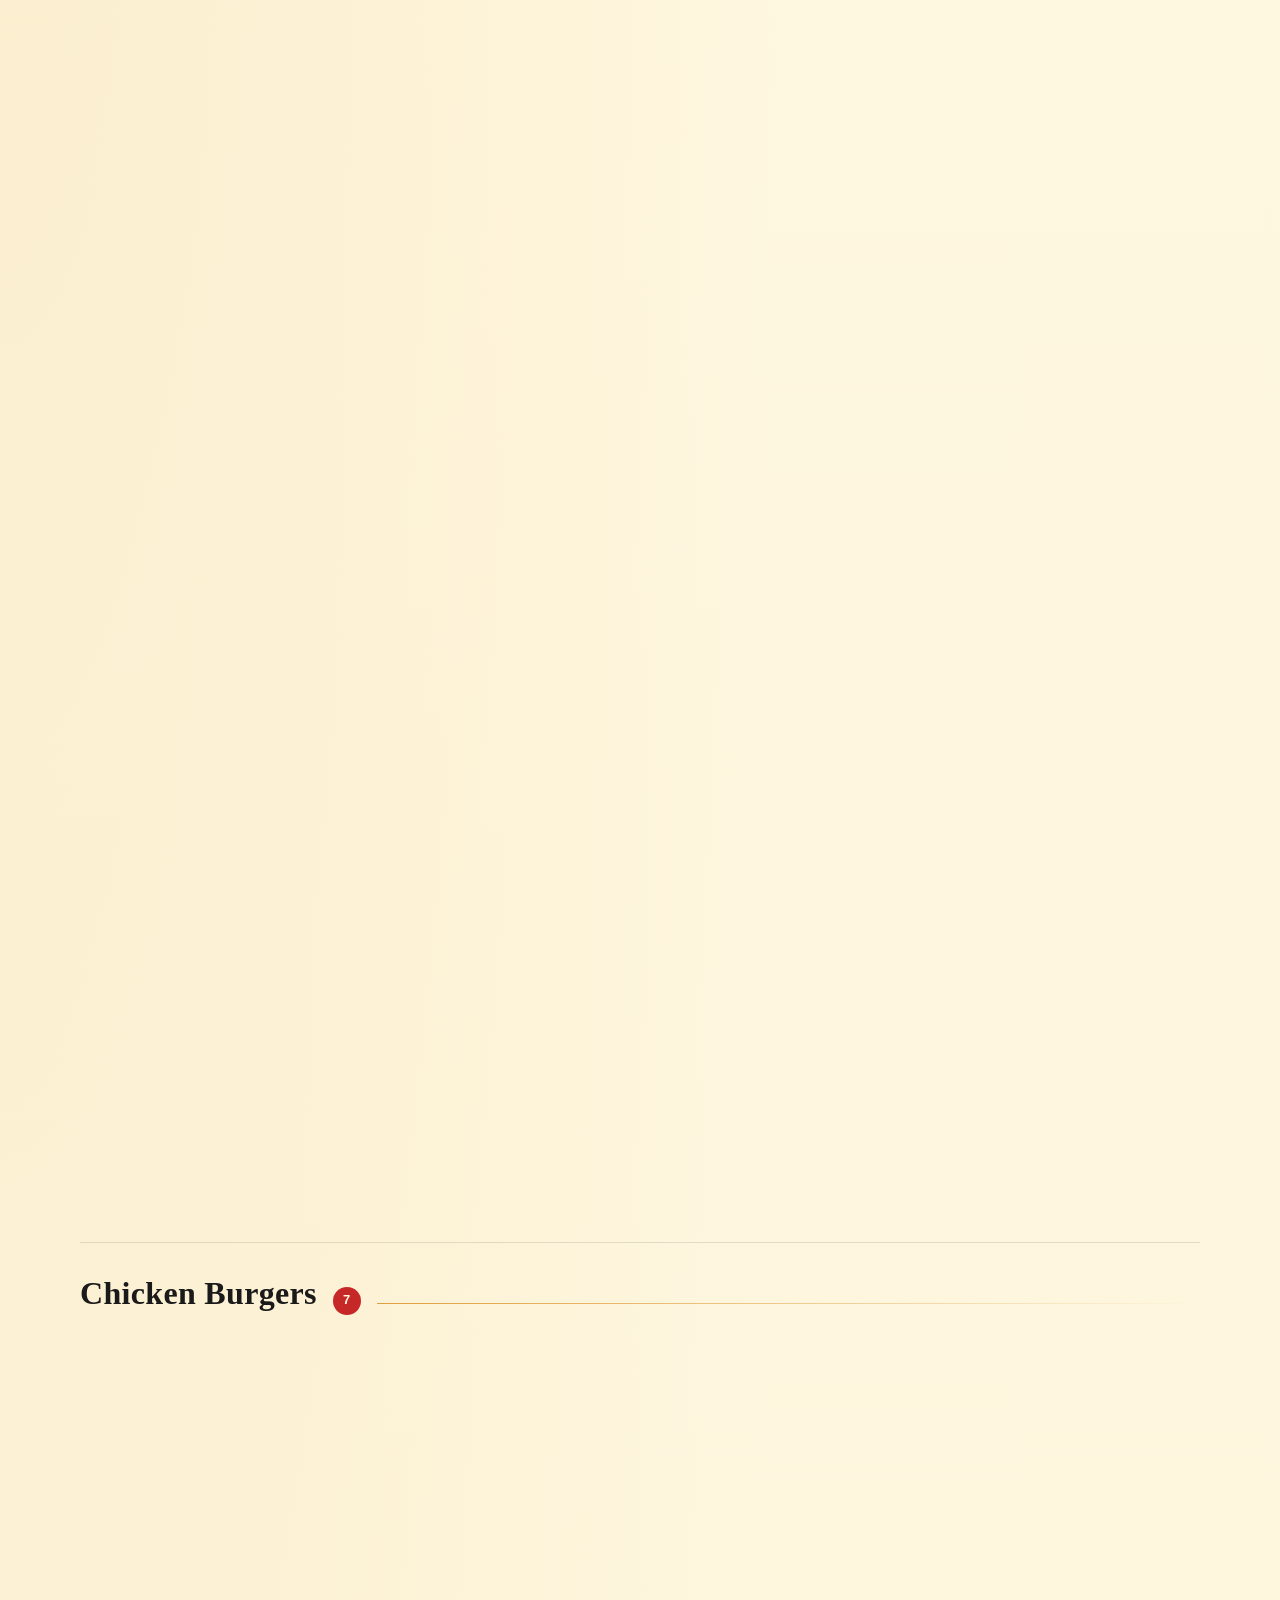
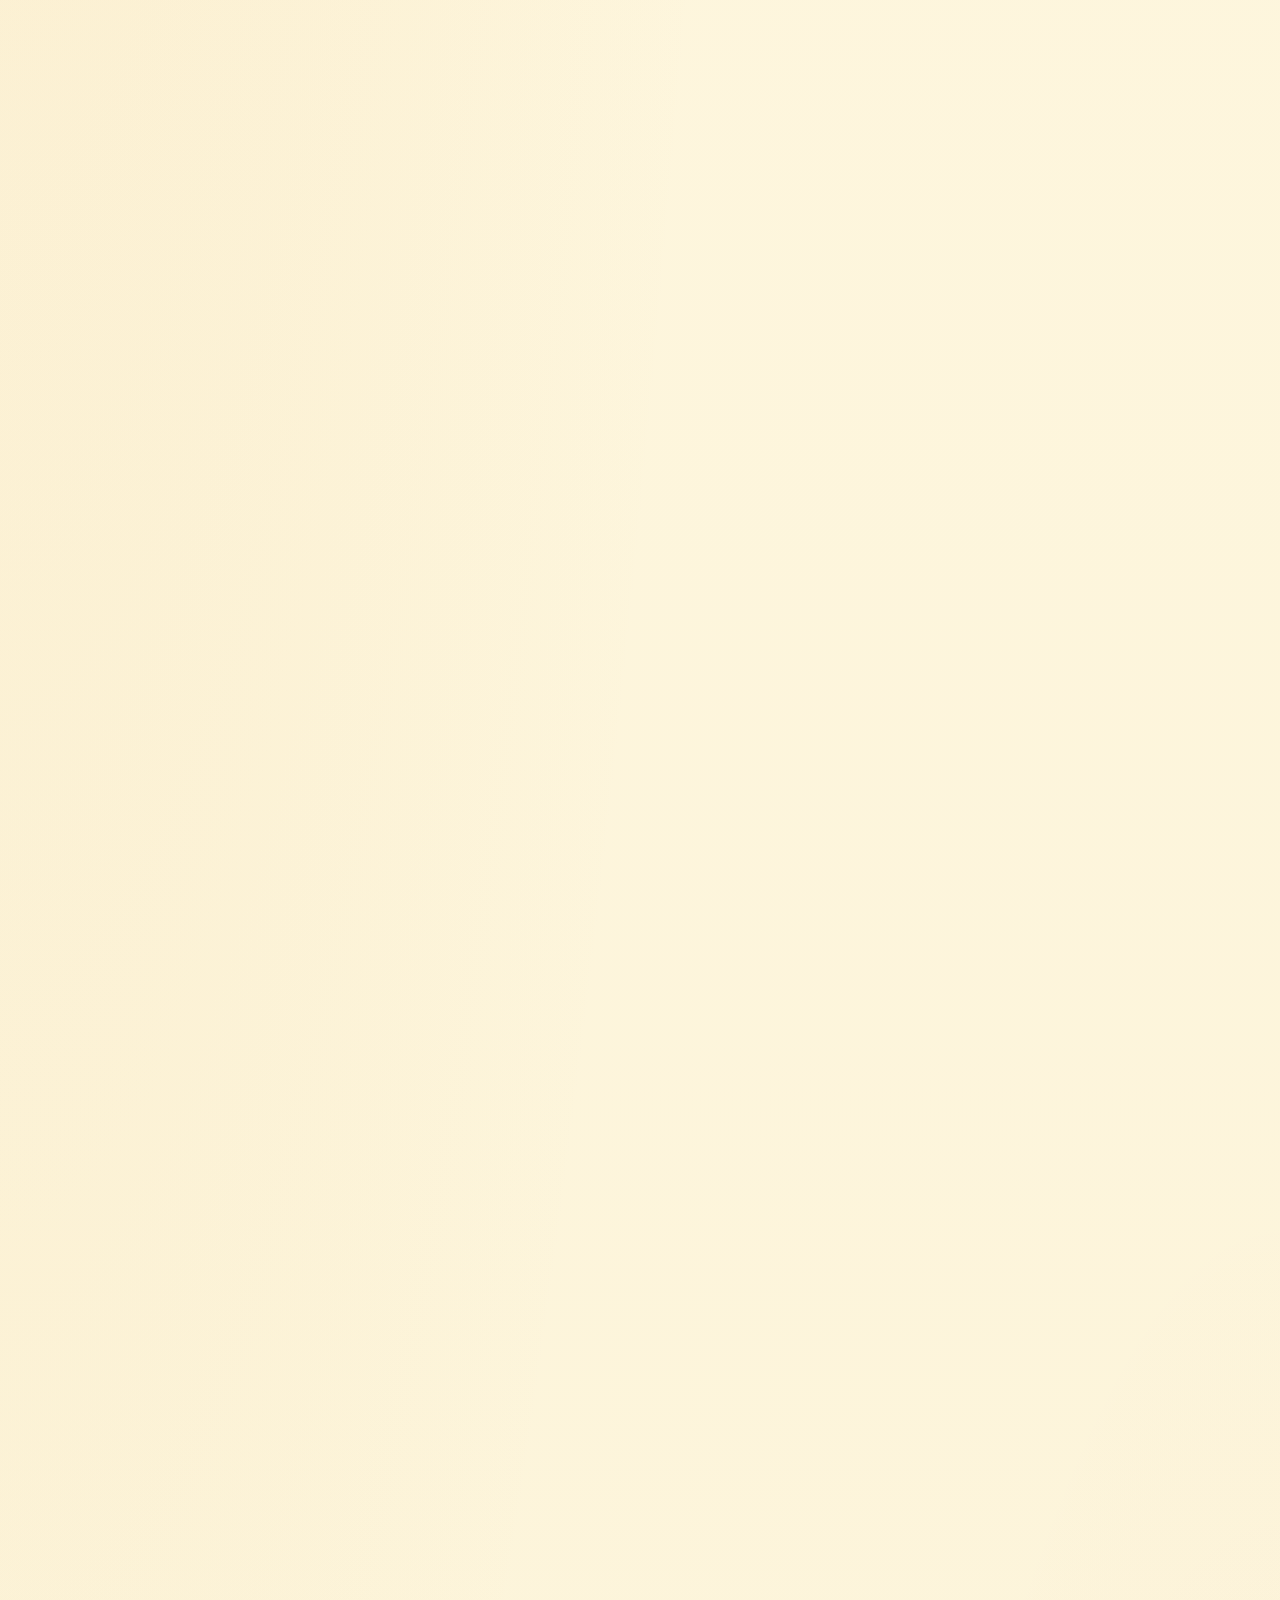
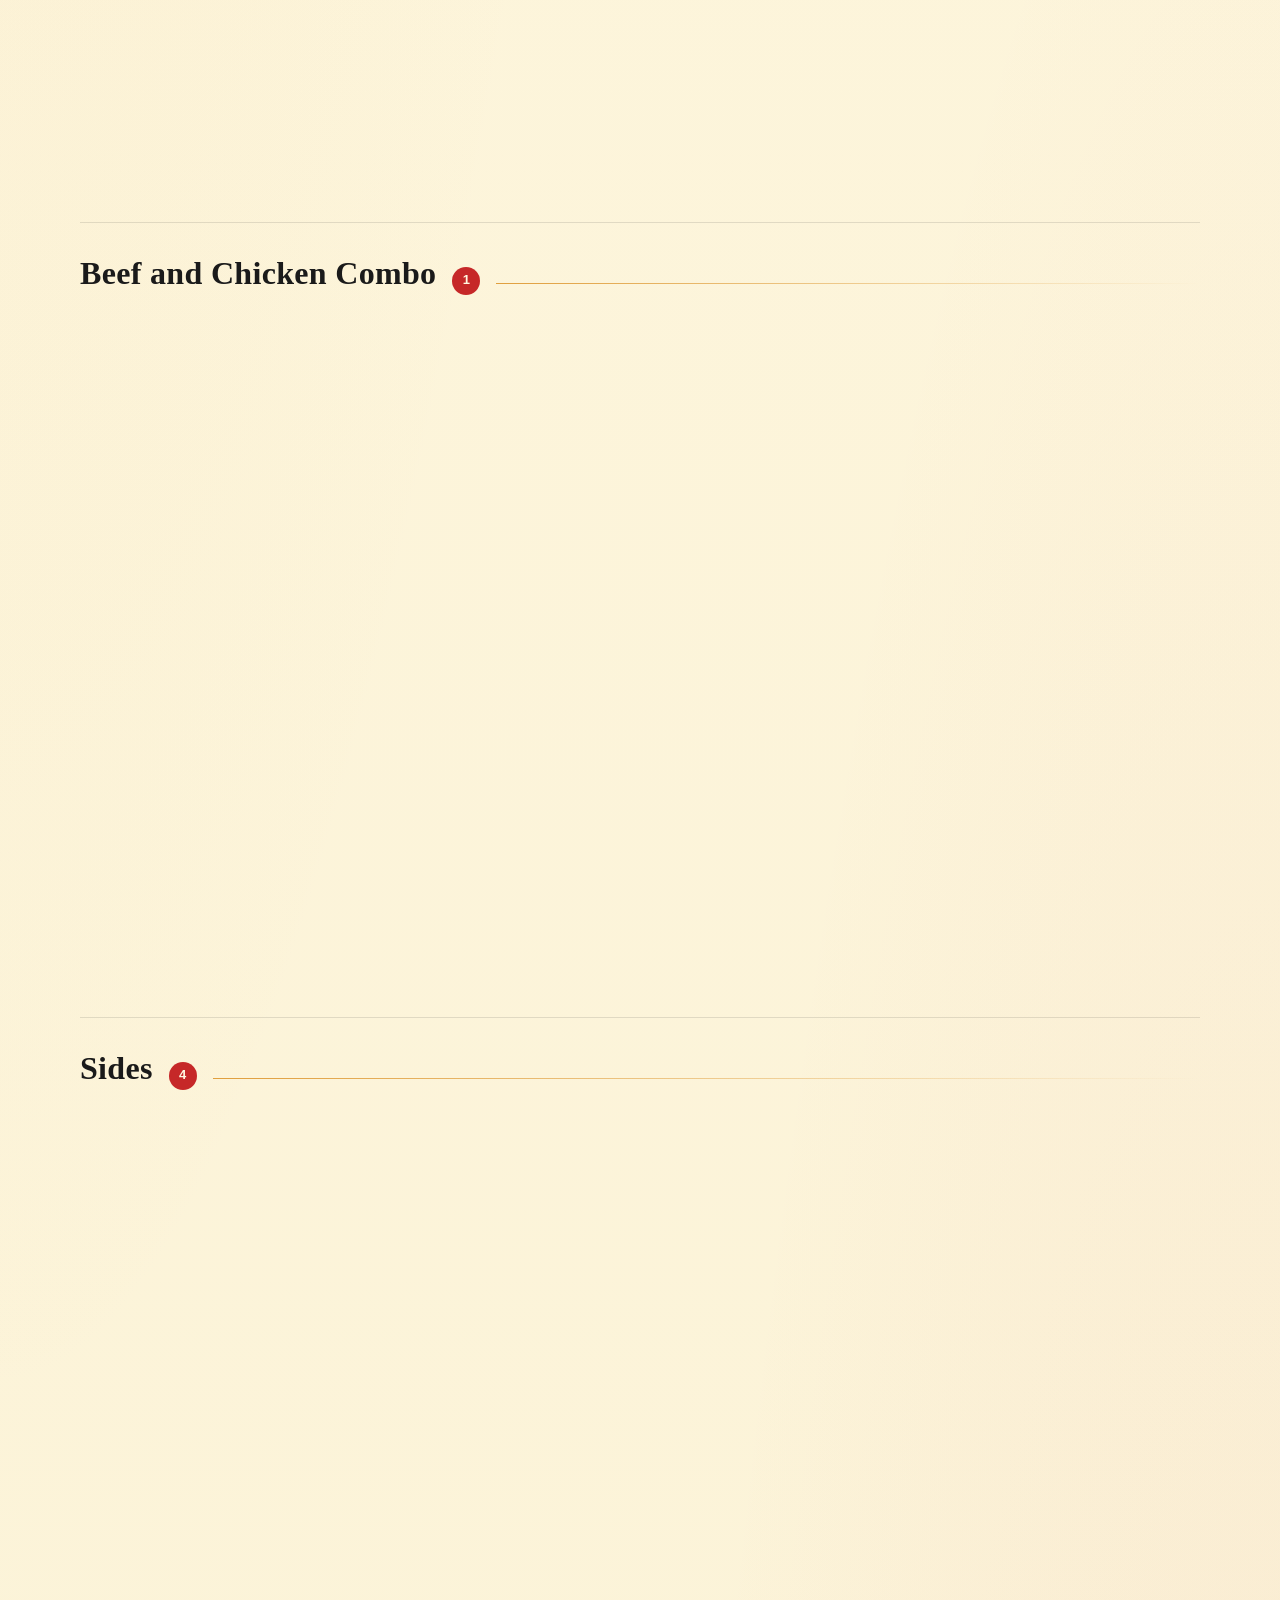
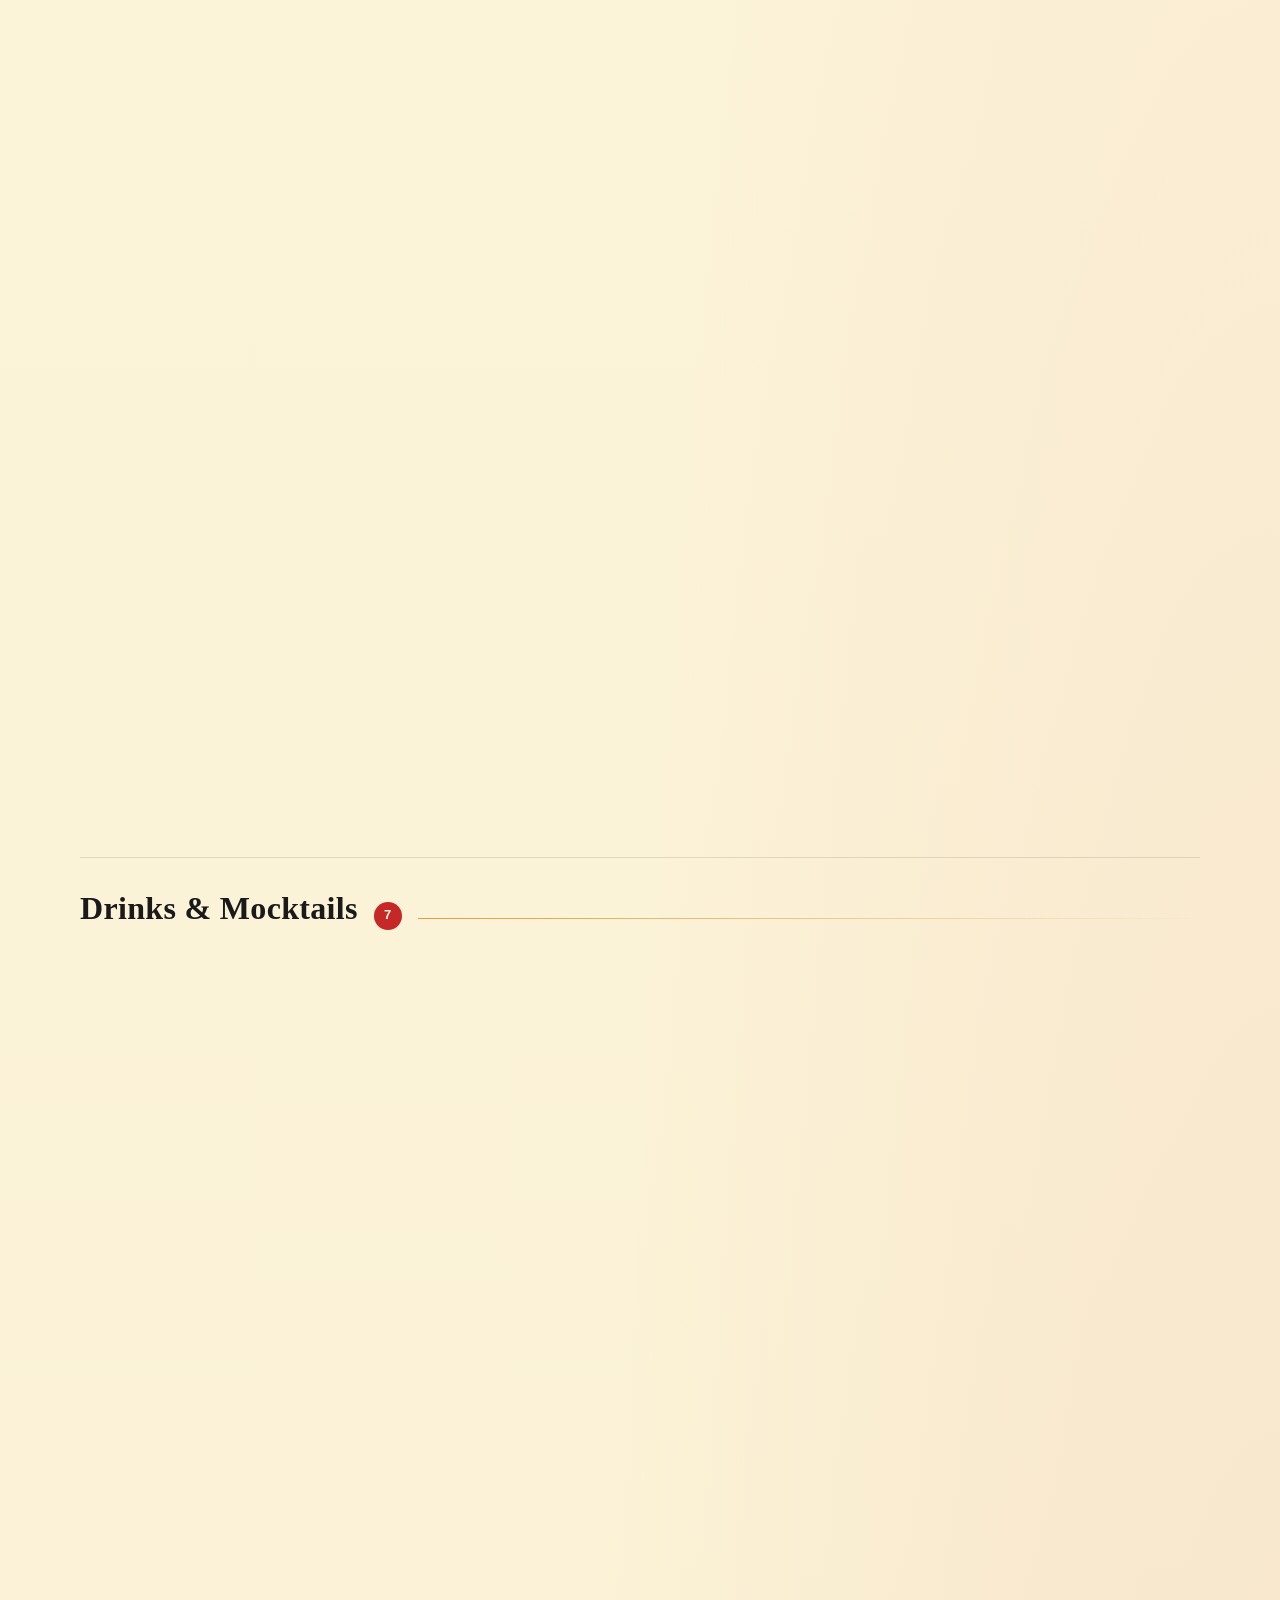
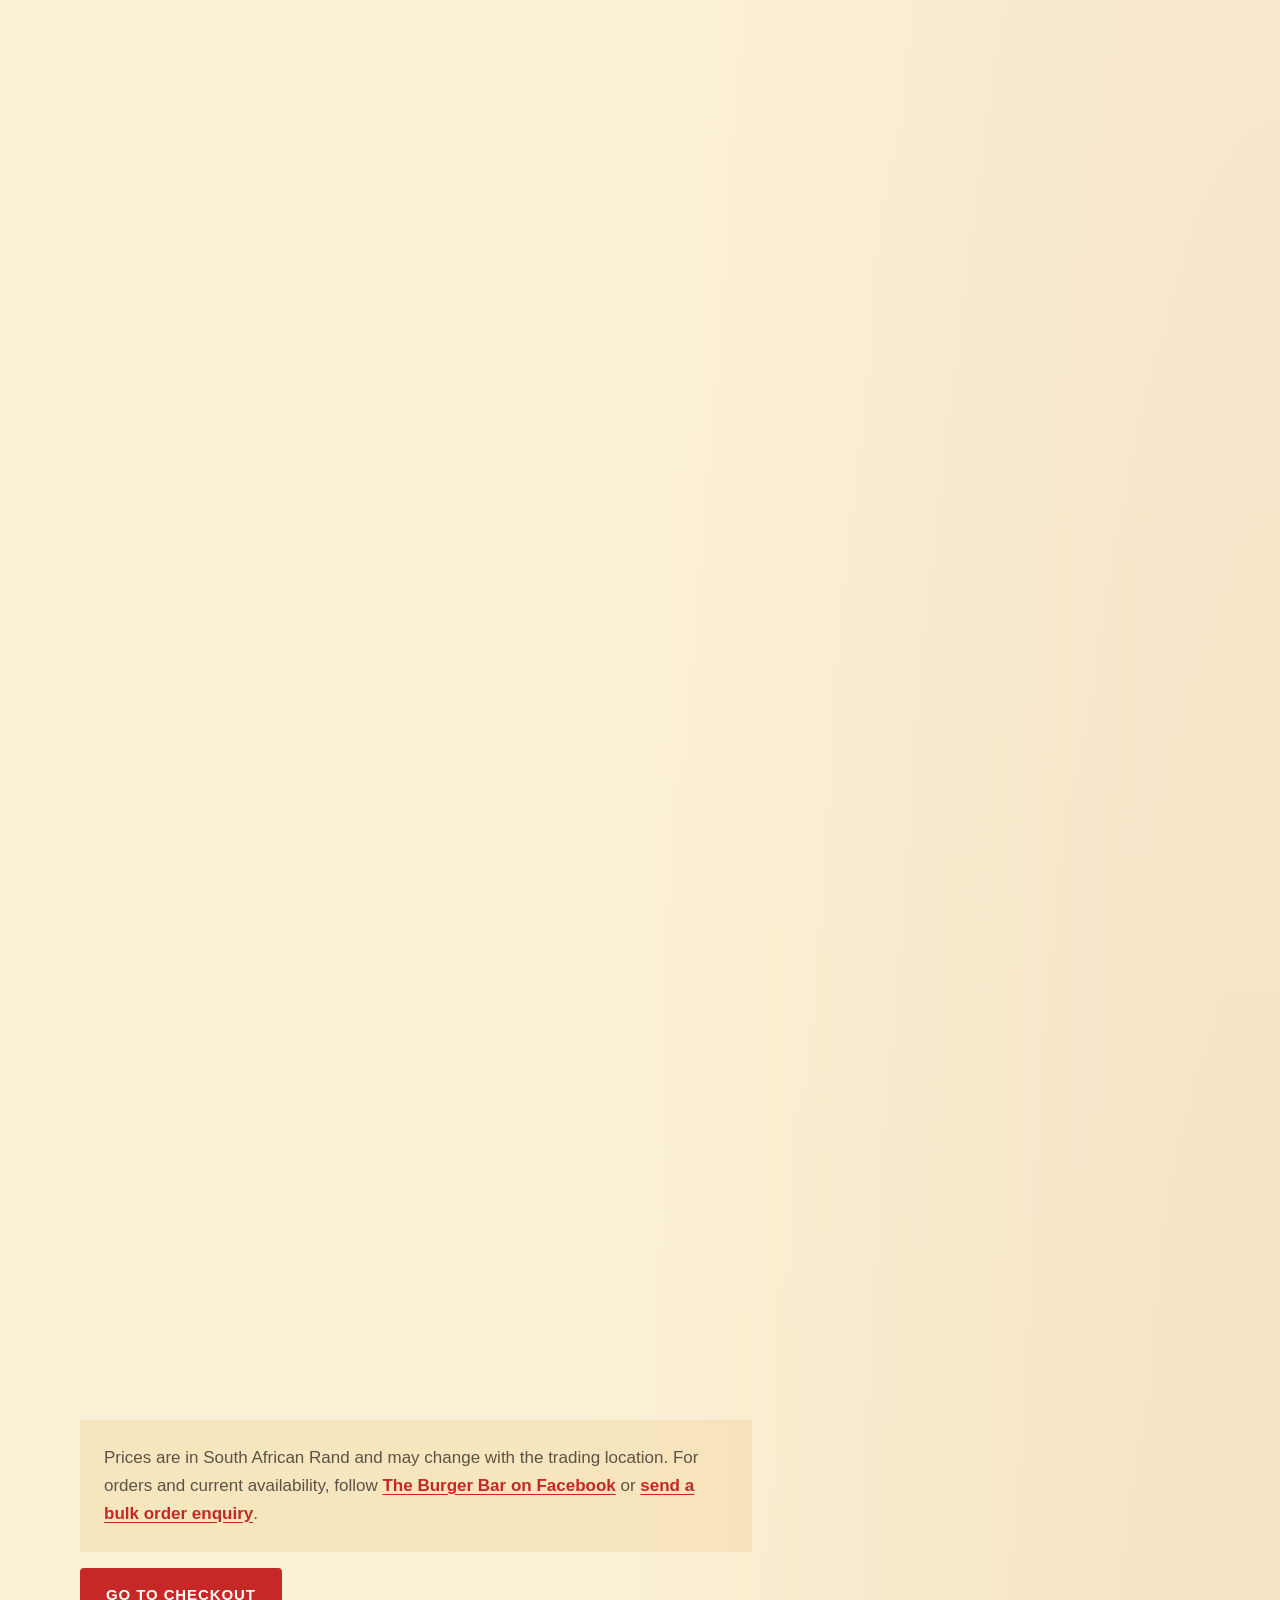
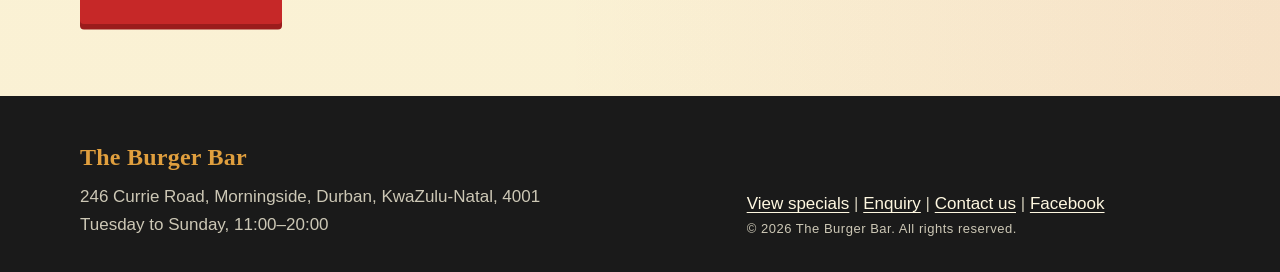
<file: menu.html>
<!DOCTYPE html>
<html lang="en-ZA">
<head>
    <meta charset="UTF-8">
    <meta name="viewport" content="width=device-width, initial-scale=1.0">

    <!-- SEO -->
    <title>Menu: Halal Beef &amp; Chicken Smash Burgers, Sides &amp; Mocktails | The Burger Bar Durban</title>
    <meta name="description" content="Browse The Burger Bar menu: halal beef and chicken smash burgers from R75, sides, mocktails and drinks. Search, filter and add to your cart to order in Durban.">
    <meta name="keywords" content="burger menu Durban, halal beef burger, halal chicken burger, smash burger prices, charcoal bun burger Durban, mocktails Durban, slap chips, order burgers Morningside">
    <meta name="robots" content="index, follow">
    <link rel="canonical" href="https://omaralopes.github.io/WEDE5020w_POE_ST10546572/menu.html">
    <meta property="og:type" content="website">
    <meta property="og:locale" content="en_ZA">
    <meta property="og:site_name" content="The Burger Bar">
    <meta property="og:title" content="Menu | The Burger Bar Durban">
    <meta property="og:description" content="Halal beef and chicken smash burgers, sides, drinks and mocktails. Search the menu and order online.">
    <meta property="og:url" content="https://omaralopes.github.io/WEDE5020w_POE_ST10546572/menu.html">
    <meta property="og:image" content="https://omaralopes.github.io/WEDE5020w_POE_ST10546572/images/classic-beef-burger.jpg">
    <meta name="twitter:card" content="summary_large_image">

    <!-- Security -->
    <meta http-equiv="Content-Security-Policy" content="default-src 'self'; script-src 'self' https://unpkg.com; style-src 'self' https://fonts.googleapis.com https://unpkg.com; font-src https://fonts.gstatic.com; img-src 'self' data: https://unpkg.com https://*.tile.openstreetmap.org; connect-src 'self'; frame-src 'none'; object-src 'none'; base-uri 'self'; form-action 'self' mailto:">
    <meta name="referrer" content="strict-origin-when-cross-origin">

    <link rel="preconnect" href="https://fonts.googleapis.com">
    <link rel="preconnect" href="https://fonts.gstatic.com" crossorigin>
    <link href="https://fonts.googleapis.com/css2?family=Open+Sans:wght@400;600;700&amp;family=Playfair+Display:wght@700&amp;display=swap" rel="stylesheet">
    <link rel="stylesheet" href="./css/style.css">
    <link rel="icon" href="./images/the-burger-bar-logo.jpg" type="image/jpeg">
</head>
<body>
    <a class="skip-link" href="#main">Skip to main content</a>

    <!-- Site header and main navigation -->
    <header class="site-header">
        <div class="site-wrap">
            <div class="brand">
                <a href="index.html">
                    <img
                        src="./images/the-burger-bar-logo.jpg"
                        srcset="./images/responsive/the-burger-bar-logo-480w.jpg 480w,
                                ./images/responsive/the-burger-bar-logo-800w.jpg 800w,
                                ./images/the-burger-bar-logo.jpg 1024w"
                        sizes="48px"
                        width="48"
                        height="48"
                        alt="The Burger Bar logo">
                </a>
                <div class="brand-text">
                    <a class="brand-name" href="index.html">The Burger Bar</a>
                    <span class="brand-tagline">Halal smash burgers, Durban</span>
                </div>
            </div>
            <nav class="site-nav" aria-label="Main navigation">
                <ul>
                    <li><a href="index.html">Home</a></li>
                    <li><a href="about.html">About Us</a></li>
                    <li><a href="menu.html" aria-current="page">Menu</a></li>
                    <li><a href="promotions.html">Promotions</a></li>
                    <li><a href="enquiry.html">Enquiry</a></li>
                    <li><a href="contact.html">Contact</a></li>
                </ul>
            </nav>
        </div>
    </header>

    <!-- Menu: product cards are rendered by js/script.js from the menu data -->
    <main id="main" tabindex="-1">
        <div class="site-wrap page-intro">
            <div class="menu-toolbar">
                <div>
                    <h1>Our menu</h1>
                    <p>Choose your favourite combination of fresh halal burgers, sides and drinks. Please ask our team about allergens and available options when ordering.</p>
                </div>
                <a class="btn" href="order.html">Go to checkout</a>
            </div>
        </div>

        <div class="site-wrap">
            <!-- Search, category tabs and sorting controls -->
            <section class="menu-controls" aria-label="Search, filter and sort the menu">
                <form class="menu-search" role="search" action="menu.html" method="get">
                    <label for="menu-search">Search the menu</label>
                    <div class="menu-search-row">
                        <input type="search" id="menu-search" name="q" placeholder="Try “chicken”, “spicy” or “mocktail”" autocomplete="off" spellcheck="false">
                        <button type="submit" class="btn">Search</button>
                    </div>
                </form>

                <div class="menu-filter-row">
                    <div class="menu-tabs" id="menu-tabs" role="tablist" aria-label="Menu categories">
                        <!-- Category tabs are generated by script.js -->
                    </div>
                    <p class="menu-sort">
                        <label for="menu-sort">Sort by</label>
                        <select id="menu-sort" name="sort">
                            <option value="default">Menu order</option>
                            <option value="price-asc">Price: low to high</option>
                            <option value="price-desc">Price: high to low</option>
                            <option value="name-asc">Name: A to Z</option>
                        </select>
                    </p>
                </div>

                <p class="menu-results-row">
                    <span id="menu-results" class="menu-results" aria-live="polite"></span>
                    <button type="button" id="menu-clear" class="menu-clear" hidden>Clear search and filters</button>
                </p>
            </section>

            <!-- Rendered menu sections appear here -->
            <div id="menu-root" aria-live="polite" aria-busy="false">
                <noscript>
                    <p class="menu-note">The interactive menu needs JavaScript. Please enable JavaScript, or <a class="text-link" href="contact.html">contact us</a> for the current menu and prices.</p>
                </noscript>
            </div>

            <p id="menu-empty" class="menu-note" hidden>No menu items match your search. Try a different word, pick another category, or <button type="button" class="text-link link-button" data-menu-reset>clear the search</button>.</p>

            <p class="menu-note">Prices are in South African Rand and may change with the trading location. For orders and current availability, follow <a class="text-link" href="https://www.facebook.com/theburgerbardbn" rel="noopener noreferrer" target="_blank">The Burger Bar on Facebook</a> or <a class="text-link" href="enquiry.html">send a bulk order enquiry</a>.</p>
            <p class="stack-gap"><a class="btn" href="order.html">Go to checkout</a></p>
        </div>
    </main>

    <!-- Shared business information and social link -->
    <footer class="site-footer">
        <div class="site-wrap">
            <div>
                <h2>The Burger Bar</h2>
                <address>246 Currie Road, Morningside, Durban, KwaZulu-Natal, 4001</address>
                <p>Tuesday to Sunday, 11:00–20:00</p>
            </div>
            <div>
                <nav aria-label="Footer navigation">
                    <p><a href="promotions.html">View specials</a> | <a href="enquiry.html">Enquiry</a> | <a href="contact.html">Contact us</a> | <a href="https://www.facebook.com/theburgerbardbn" rel="noopener noreferrer" target="_blank">Facebook</a></p>
                </nav>
                <p class="footer-meta">&copy; <span data-year>2026</span> The Burger Bar. All rights reserved.</p>
            </div>
        </div>
    </footer>

    <script src="./js/script.js" defer></script>
</body>
</html>
</file>
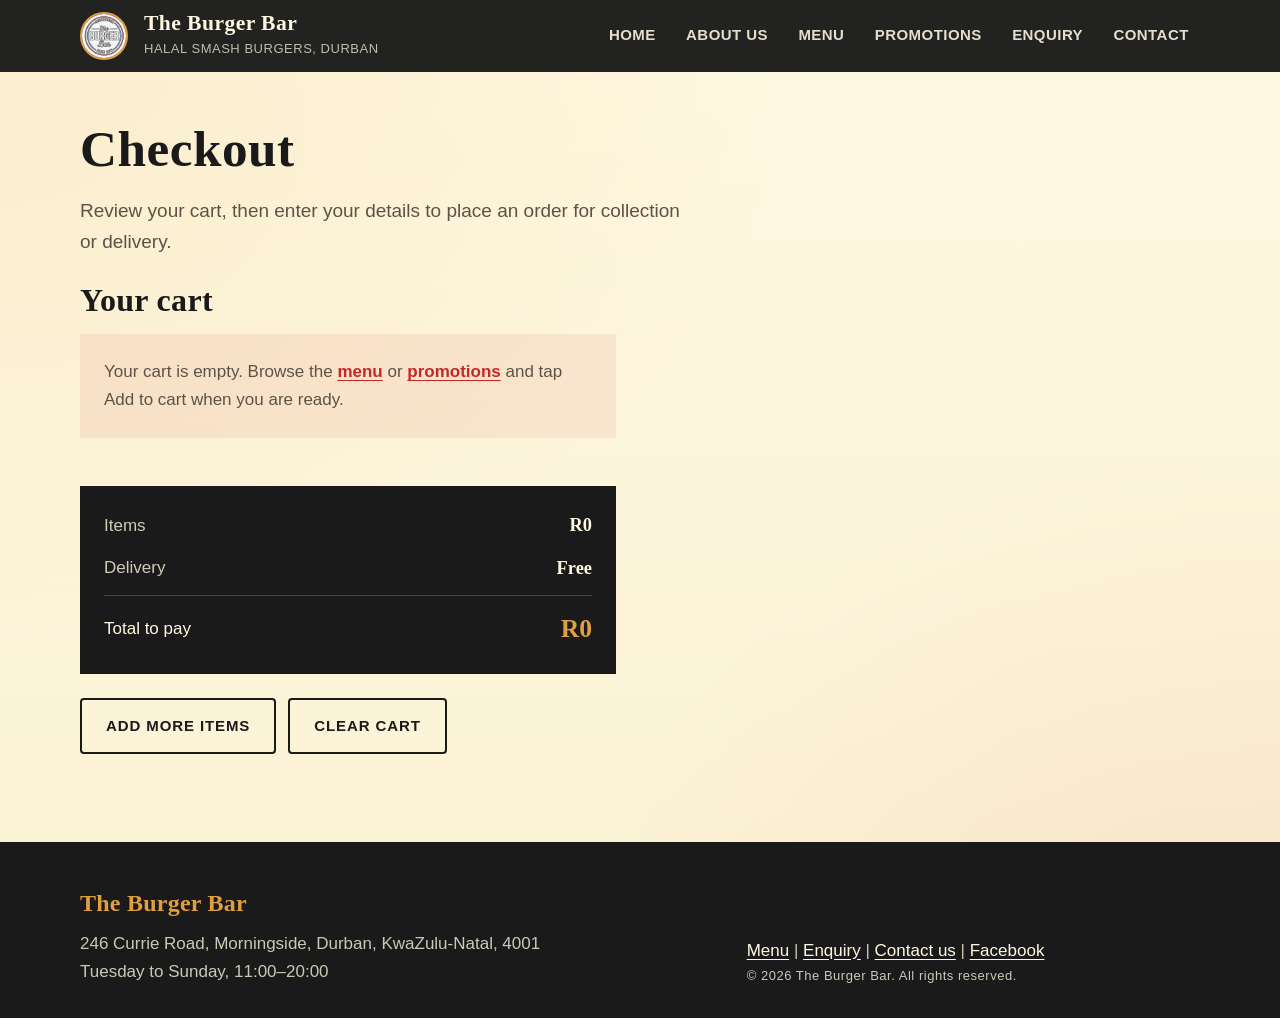
<file: order.html>
<!DOCTYPE html>
<html lang="en-ZA">
<head>
    <meta charset="UTF-8">
    <meta name="viewport" content="width=device-width, initial-scale=1.0">

    <!-- SEO: checkout pages are kept out of search results -->
    <title>Checkout: Review Your Cart &amp; Place Your Order | The Burger Bar</title>
    <meta name="description" content="Review your cart, choose collection or delivery and place your halal smash burger order with The Burger Bar in Durban.">
    <meta name="keywords" content="order burgers online Durban, burger delivery Morningside, The Burger Bar checkout">
    <meta name="robots" content="noindex, follow">
    <link rel="canonical" href="https://omaralopes.github.io/WEDE5020w_POE_ST10546572/order.html">

    <!-- Security -->
    <meta http-equiv="Content-Security-Policy" content="default-src 'self'; script-src 'self' https://unpkg.com; style-src 'self' https://fonts.googleapis.com https://unpkg.com; font-src https://fonts.gstatic.com; img-src 'self' data: https://unpkg.com https://*.tile.openstreetmap.org; connect-src 'self'; frame-src 'none'; object-src 'none'; base-uri 'self'; form-action 'self' mailto:">
    <meta name="referrer" content="strict-origin-when-cross-origin">

    <link rel="preconnect" href="https://fonts.googleapis.com">
    <link rel="preconnect" href="https://fonts.gstatic.com" crossorigin>
    <link href="https://fonts.googleapis.com/css2?family=Open+Sans:wght@400;600;700&amp;family=Playfair+Display:wght@700&amp;display=swap" rel="stylesheet">
    <link rel="stylesheet" href="./css/style.css">
    <link rel="icon" href="./images/the-burger-bar-logo.jpg" type="image/jpeg">
</head>
<body>
    <a class="skip-link" href="#main">Skip to main content</a>

    <!-- Site header and main navigation -->
    <header class="site-header">
        <div class="site-wrap">
            <div class="brand">
                <a href="index.html">
                    <img
                        src="./images/the-burger-bar-logo.jpg"
                        srcset="./images/responsive/the-burger-bar-logo-480w.jpg 480w,
                                ./images/responsive/the-burger-bar-logo-800w.jpg 800w,
                                ./images/the-burger-bar-logo.jpg 1024w"
                        sizes="48px"
                        width="48"
                        height="48"
                        alt="The Burger Bar logo">
                </a>
                <div class="brand-text">
                    <a class="brand-name" href="index.html">The Burger Bar</a>
                    <span class="brand-tagline">Halal smash burgers, Durban</span>
                </div>
            </div>
            <nav class="site-nav" aria-label="Main navigation">
                <ul>
                    <li><a href="index.html">Home</a></li>
                    <li><a href="about.html">About Us</a></li>
                    <li><a href="menu.html">Menu</a></li>
                    <li><a href="promotions.html">Promotions</a></li>
                    <li><a href="enquiry.html">Enquiry</a></li>
                    <li><a href="contact.html">Contact</a></li>
                </ul>
            </nav>
        </div>
    </header>

    <!-- Checkout: cart contents come from localStorage via js/script.js -->
    <main id="main" tabindex="-1">
        <div class="site-wrap page-intro">
            <h1>Checkout</h1>
            <p>Review your cart, then enter your details to place an order for collection or delivery.</p>
        </div>

        <div class="site-wrap order-layout">
            <!-- Cart summary with editable quantities -->
            <section aria-labelledby="cart-heading">
                <h2 id="cart-heading">Your cart</h2>
                <p id="cart-empty" class="cart-note">
                    Your cart is empty. Browse the
                    <a class="text-link" href="menu.html">menu</a>
                    or
                    <a class="text-link" href="promotions.html">promotions</a>
                    and tap Add to cart when you are ready.
                </p>
                <ul id="cart-items" class="cart-list" aria-label="Items in your cart"></ul>
                <div id="cart-total" class="cart-total" hidden>
                    <p><span>Items</span> <strong id="cart-total-amount">R0</strong></p>
                    <p id="cart-delivery" hidden><span>Delivery</span> <strong id="cart-delivery-amount">R35</strong></p>
                    <p class="cart-grand"><span>Total to pay</span> <strong id="cart-grand-total">R0</strong></p>
                </div>
                <p class="cart-actions">
                    <a class="btn btn-secondary" href="menu.html">Add more items</a>
                    <button type="button" class="btn btn-secondary" id="clear-cart">Clear cart</button>
                </p>

                <!-- Order confirmation is written here after a successful checkout -->
                <section id="order-result" class="response-panel" tabindex="-1" aria-live="polite" hidden></section>
            </section>

            <!-- Customer details: only shown once the cart has items -->
            <section id="checkout-block" aria-labelledby="details-heading" hidden>
                <form class="order-form" id="order-form" action="order.html" method="post" novalidate>
                    <h2 id="details-heading" class="visually-hidden">Customer details</h2>
                    <p class="form-summary" role="alert" hidden></p>
                    <input type="hidden" id="order-cart-json" name="order-cart-json" value="">

                    <!-- Honeypot: hidden from people, filled in by spam bots -->
                    <p class="hp-field" aria-hidden="true">
                        <label for="order-website">Leave this field empty</label>
                        <input type="text" id="order-website" name="website" tabindex="-1" autocomplete="off">
                    </p>

                    <fieldset>
                        <legend>Customer details</legend>
                        <p data-field="order-name">
                            <label for="order-name">Name and surname</label>
                            <input type="text" id="order-name" name="order-name" autocomplete="name" required minlength="2" maxlength="60">
                        </p>
                        <div class="form-row">
                            <p data-field="order-phone">
                                <label for="order-phone">Phone number</label>
                                <input type="tel" id="order-phone" name="order-phone" autocomplete="tel" inputmode="tel" placeholder="082 123 4567" required>
                            </p>
                            <p data-field="order-email">
                                <label for="order-email">Email address</label>
                                <input type="email" id="order-email" name="order-email" autocomplete="email" inputmode="email" required>
                            </p>
                        </div>
                    </fieldset>

                    <fieldset>
                        <legend>Collection or delivery</legend>
                        <div class="radio-row" data-field="order-fulfilment">
                            <label class="radio-option"><input type="radio" name="order-fulfilment" value="collection" checked> Collect at 246 Currie Road, Morningside</label>
                            <label class="radio-option"><input type="radio" name="order-fulfilment" value="delivery"> Deliver to me (R35, free over R500)</label>
                        </div>
                        <p data-field="order-address" hidden>
                            <label for="order-address">Delivery address</label>
                            <textarea id="order-address" name="order-address" rows="3" maxlength="200" autocomplete="street-address" placeholder="Street, suburb and any gate or complex details"></textarea>
                        </p>
                    </fieldset>

                    <fieldset>
                        <legend>Order notes</legend>
                        <p data-field="order-notes">
                            <label for="order-notes">Notes (optional)</label>
                            <textarea id="order-notes" name="order-notes" rows="4" maxlength="300" placeholder="Sauce requests, allergies or collection notes."></textarea>
                        </p>
                    </fieldset>

                    <p><button type="submit" class="btn">Place order</button></p>
                    <p class="form-help">Pay on collection or delivery. We confirm every order by phone or email.</p>
                </form>
                <p class="stack-gap"><a class="text-link" href="promotions.html">Back to promotions</a></p>
            </section>
        </div>
    </main>

    <!-- Shared business information and social link -->
    <footer class="site-footer">
        <div class="site-wrap">
            <div>
                <h2>The Burger Bar</h2>
                <address>246 Currie Road, Morningside, Durban, KwaZulu-Natal, 4001</address>
                <p>Tuesday to Sunday, 11:00–20:00</p>
            </div>
            <div>
                <nav aria-label="Footer navigation">
                    <p><a href="menu.html">Menu</a> | <a href="enquiry.html">Enquiry</a> | <a href="contact.html">Contact us</a> | <a href="https://www.facebook.com/theburgerbardbn" rel="noopener noreferrer" target="_blank">Facebook</a></p>
                </nav>
                <p class="footer-meta">&copy; <span data-year>2026</span> The Burger Bar. All rights reserved.</p>
            </div>
        </div>
    </footer>

    <script src="./js/script.js" defer></script>
</body>
</html>
</file>
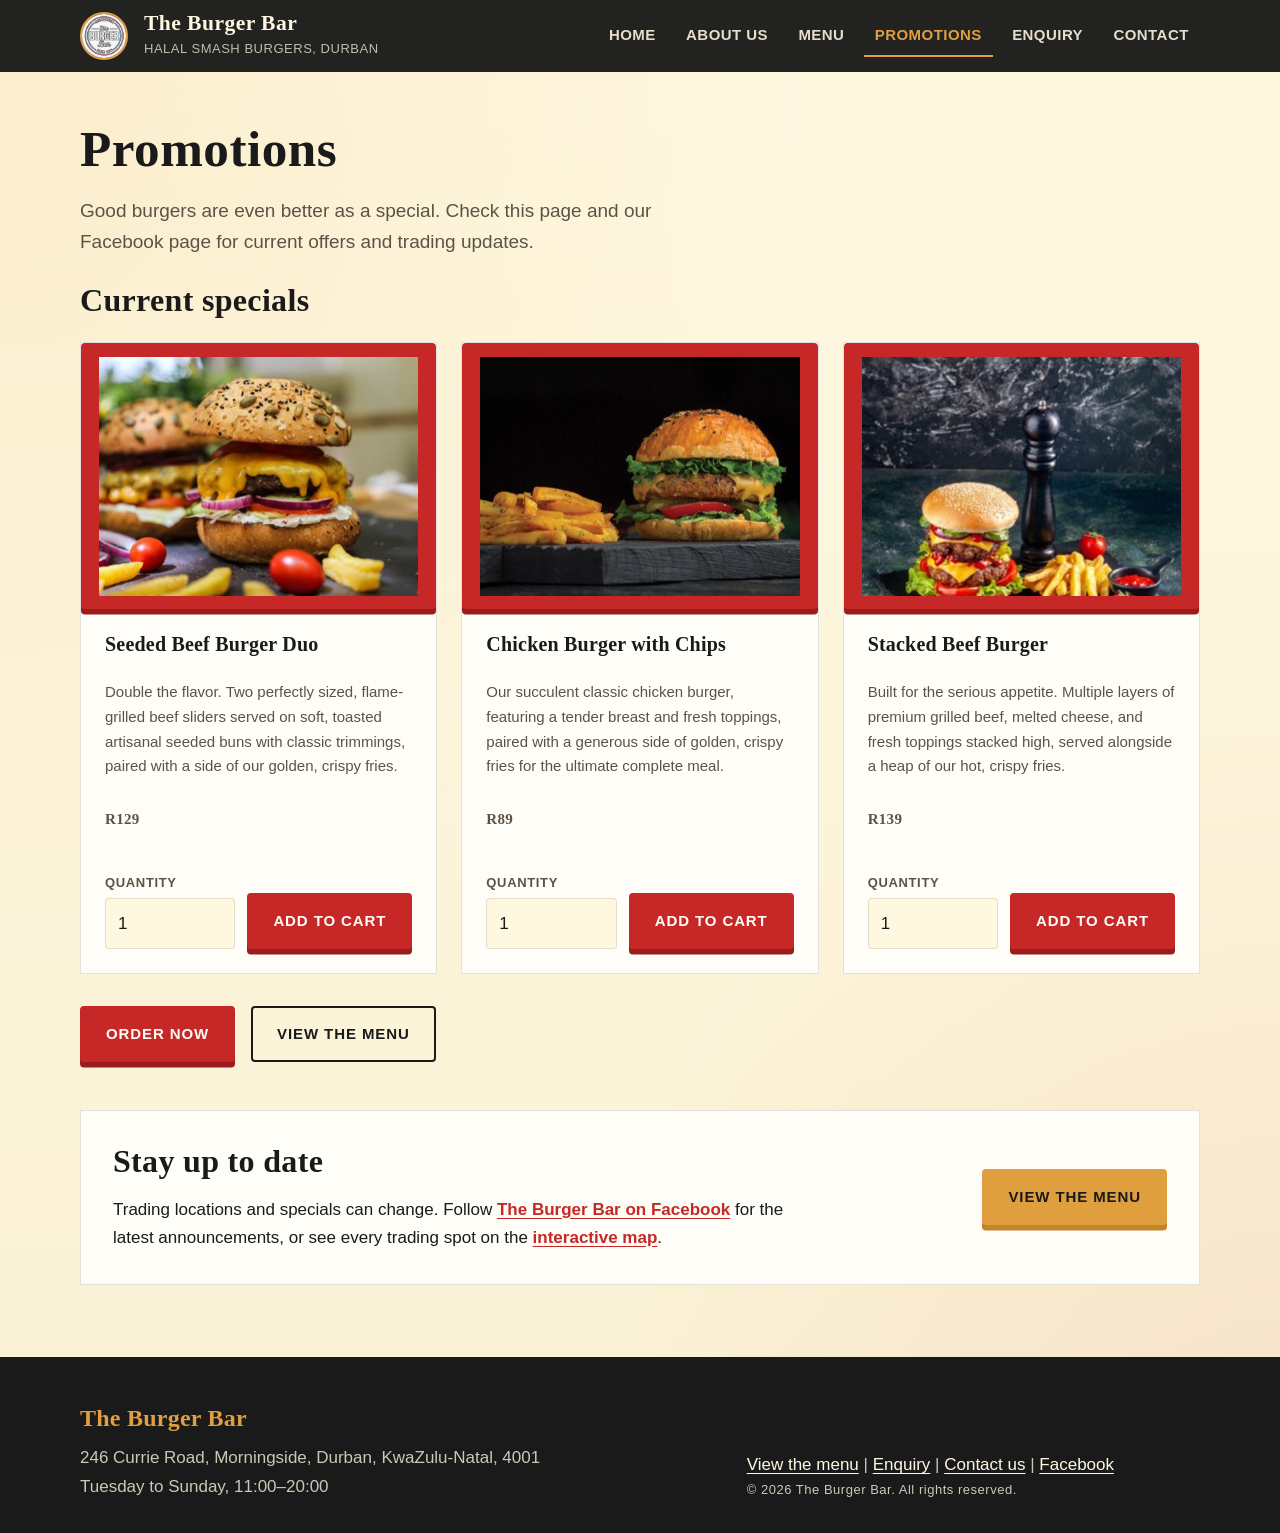
<file: promotions.html>
<!DOCTYPE html>
<html lang="en-ZA">
<head>
    <meta charset="UTF-8">
    <meta name="viewport" content="width=device-width, initial-scale=1.0">

    <!-- SEO -->
    <title>Burger Specials &amp; Promotions in Durban | The Burger Bar</title>
    <meta name="description" content="This week's halal burger-and-chips specials from The Burger Bar in Durban: Seeded Beef Duo, Chicken Burger with Chips and the Stacked Beef Burger. Add to cart and order online.">
    <meta name="keywords" content="burger specials Durban, burger and chips deal, halal burger promotion, cheap burgers Morningside, The Burger Bar specials, weekend burger deals Durban">
    <meta name="robots" content="index, follow">
    <link rel="canonical" href="https://omaralopes.github.io/WEDE5020w_POE_ST10546572/promotions.html">
    <meta property="og:type" content="website">
    <meta property="og:locale" content="en_ZA">
    <meta property="og:site_name" content="The Burger Bar">
    <meta property="og:title" content="Burger Specials &amp; Promotions | The Burger Bar Durban">
    <meta property="og:description" content="Current halal burger-and-chips specials. Add to cart and order online.">
    <meta property="og:url" content="https://omaralopes.github.io/WEDE5020w_POE_ST10546572/promotions.html">
    <meta property="og:image" content="https://omaralopes.github.io/WEDE5020w_POE_ST10546572/images/seeded-beef-burger-duo.jpg">
    <meta name="twitter:card" content="summary_large_image">

    <!-- Security -->
    <meta http-equiv="Content-Security-Policy" content="default-src 'self'; script-src 'self' https://unpkg.com; style-src 'self' https://fonts.googleapis.com https://unpkg.com; font-src https://fonts.gstatic.com; img-src 'self' data: https://unpkg.com https://*.tile.openstreetmap.org; connect-src 'self'; frame-src 'none'; object-src 'none'; base-uri 'self'; form-action 'self' mailto:">
    <meta name="referrer" content="strict-origin-when-cross-origin">

    <link rel="preconnect" href="https://fonts.googleapis.com">
    <link rel="preconnect" href="https://fonts.gstatic.com" crossorigin>
    <link href="https://fonts.googleapis.com/css2?family=Open+Sans:wght@400;600;700&amp;family=Playfair+Display:wght@700&amp;display=swap" rel="stylesheet">
    <link rel="stylesheet" href="./css/style.css">
    <link rel="icon" href="./images/the-burger-bar-logo.jpg" type="image/jpeg">
</head>
<body>
    <a class="skip-link" href="#main">Skip to main content</a>
    <!-- Site header and main navigation -->
    <header class="site-header">
        <div class="site-wrap">
            <div class="brand">
                <a href="index.html">
                    <img
                        src="./images/the-burger-bar-logo.jpg"
                        srcset="./images/responsive/the-burger-bar-logo-480w.jpg 480w,
                                ./images/responsive/the-burger-bar-logo-800w.jpg 800w,
                                ./images/the-burger-bar-logo.jpg 1024w"
                        sizes="48px"
                        width="48"
                        height="48"
                        alt="The Burger Bar logo">
                </a>
                <div class="brand-text">
                    <a class="brand-name" href="index.html">The Burger Bar</a>
                    <span class="brand-tagline">Halal smash burgers, Durban</span>
                </div>
            </div>
            <nav class="site-nav" aria-label="Main navigation">
                <ul>
                    <li><a href="index.html">Home</a></li>
                    <li><a href="about.html">About Us</a></li>
                    <li><a href="menu.html">Menu</a></li>
                    <li><a href="promotions.html" aria-current="page">Promotions</a></li>
                    <li><a href="enquiry.html">Enquiry</a></li>
                    <li><a href="contact.html">Contact</a></li>
                </ul>
            </nav>
        </div>
    </header>

    <!-- Promotions information -->
    <main id="main" tabindex="-1">
        <div class="site-wrap page-intro">
            <h1>Promotions</h1>
            <p>Good burgers are even better as a special. Check this page and our Facebook page for current offers and trading updates.</p>
        </div>

        <!-- Current specials -->
        <section class="site-wrap">
            <h2>Current specials</h2>
            <div class="promo-grid">
                <article class="promo-card">
                    <button type="button" class="product-zoom" data-lightbox-group="promo" data-lightbox-src="./images/seeded-beef-burger-duo.jpg" data-lightbox-caption="Two seeded bun beef burgers served together with chips" aria-label="View a larger photo: Two seeded bun beef burgers served together with chips">
                        <img
                            src="./images/seeded-beef-burger-duo.jpg"
                            srcset="./images/responsive/seeded-beef-burger-duo-480w.jpg 480w,
                                    ./images/responsive/seeded-beef-burger-duo-800w.jpg 800w,
                                    ./images/seeded-beef-burger-duo.jpg 1024w"
                            sizes="(max-width: 48rem) 100vw, (max-width: 64rem) 50vw, 33vw"
                            alt="Two seeded bun beef burgers served together with chips"
                            width="1024"
                            height="682">
                        <span class="product-zoom-hint" aria-hidden="true">View photo</span>
                    </button>
                    <div class="promo-body">
                        <h3>Seeded Beef Burger Duo</h3>
                        <p>Double the flavor. Two perfectly sized, flame-grilled beef sliders served on soft, toasted artisanal seeded buns with classic trimmings, paired with a side of our golden, crispy fries.</p>
                        <p class="price">R129</p>
                        <form class="add-to-cart-form" action="order.html" method="get">
                            <input type="hidden" name="item" value="Seeded Beef Burger Duo">
                            <input type="hidden" name="price" value="R129">
                            <p>
                                <label for="qty-promo-seeded-beef-burger-duo">Quantity</label>
                                <input type="number" id="qty-promo-seeded-beef-burger-duo" name="quantity" min="1" max="20" value="1">
                            </p>
                            <p><button type="submit">Add to cart</button></p>
                        </form>
                    </div>
                </article>

                <article class="promo-card">
                    <button type="button" class="product-zoom" data-lightbox-group="promo" data-lightbox-src="./images/chicken-burger-with-chips.jpg" data-lightbox-caption="Chicken burger served with a side of herb-seasoned chips" aria-label="View a larger photo: Chicken burger served with a side of herb-seasoned chips">
                        <img
                            src="./images/chicken-burger-with-chips.jpg"
                            srcset="./images/responsive/chicken-burger-with-chips-480w.jpg 480w,
                                    ./images/responsive/chicken-burger-with-chips-800w.jpg 800w,
                                    ./images/chicken-burger-with-chips.jpg 1024w"
                            sizes="(max-width: 48rem) 100vw, (max-width: 64rem) 50vw, 33vw"
                            alt="Chicken burger served with a side of herb-seasoned chips"
                            width="1024"
                            height="756">
                        <span class="product-zoom-hint" aria-hidden="true">View photo</span>
                    </button>
                    <div class="promo-body">
                        <h3>Chicken Burger with Chips</h3>
                        <p>Our succulent classic chicken burger, featuring a tender breast and fresh toppings, paired with a generous side of golden, crispy fries for the ultimate complete meal.</p>
                        <p class="price">R89</p>
                        <form class="add-to-cart-form" action="order.html" method="get">
                            <input type="hidden" name="item" value="Chicken Burger with Chips">
                            <input type="hidden" name="price" value="R89">
                            <p>
                                <label for="qty-promo-chicken-burger-with-chips">Quantity</label>
                                <input type="number" id="qty-promo-chicken-burger-with-chips" name="quantity" min="1" max="20" value="1">
                            </p>
                            <p><button type="submit">Add to cart</button></p>
                        </form>
                    </div>
                </article>

                <article class="promo-card">
                    <button type="button" class="product-zoom" data-lightbox-group="promo" data-lightbox-src="./images/stacked-beef-burger.jpg" data-lightbox-caption="Tall stacked double beef burger with cheese, salad and chips" aria-label="View a larger photo: Tall stacked double beef burger with cheese, salad and chips">
                        <img
                            src="./images/stacked-beef-burger.jpg"
                            srcset="./images/responsive/stacked-beef-burger-480w.jpg 480w,
                                    ./images/responsive/stacked-beef-burger-800w.jpg 800w,
                                    ./images/stacked-beef-burger.jpg 1024w"
                            sizes="(max-width: 48rem) 100vw, (max-width: 64rem) 50vw, 33vw"
                            alt="Tall stacked double beef burger with cheese, salad and chips"
                            width="682"
                            height="1024">
                        <span class="product-zoom-hint" aria-hidden="true">View photo</span>
                    </button>
                    <div class="promo-body">
                        <h3>Stacked Beef Burger</h3>
                        <p>Built for the serious appetite. Multiple layers of premium grilled beef, melted cheese, and fresh toppings stacked high, served alongside a heap of our hot, crispy fries.</p>
                        <p class="price">R139</p>
                        <form class="add-to-cart-form" action="order.html" method="get">
                            <input type="hidden" name="item" value="Stacked Beef Burger">
                            <input type="hidden" name="price" value="R139">
                            <p>
                                <label for="qty-promo-stacked-beef-burger">Quantity</label>
                                <input type="number" id="qty-promo-stacked-beef-burger" name="quantity" min="1" max="20" value="1">
                            </p>
                            <p><button type="submit">Add to cart</button></p>
                        </form>
                    </div>
                </article>
            </div>

            <div class="promo-actions">
                <a class="btn" href="order.html">Order now</a>
                <a class="btn btn-secondary" href="menu.html">View the menu</a>
            </div>
        </section>

        <!-- Social media update information -->
        <section class="site-wrap">
            <div class="stay-updated">
                <div>
                    <h2>Stay up to date</h2>
                    <p>Trading locations and specials can change. Follow <a class="text-link" href="https://www.facebook.com/theburgerbardbn" rel="noopener noreferrer" target="_blank">The Burger Bar on Facebook</a> for the latest announcements, or see every trading spot on the <a class="text-link" href="contact.html#locations">interactive map</a>.</p>
                </div>
                <a class="btn btn-gold" href="menu.html">View the menu</a>
            </div>
        </section>
    </main>

    <!-- Shared business information and social link -->
    <footer class="site-footer">
        <div class="site-wrap">
            <div>
                <h2>The Burger Bar</h2>
                <address>246 Currie Road, Morningside, Durban, KwaZulu-Natal, 4001</address>
                <p>Tuesday to Sunday, 11:00–20:00</p>
            </div>
            <div>
                <nav aria-label="Footer navigation">
                    <p><a href="menu.html">View the menu</a> | <a href="enquiry.html">Enquiry</a> | <a href="contact.html">Contact us</a> | <a href="https://www.facebook.com/theburgerbardbn" rel="noopener noreferrer" target="_blank">Facebook</a></p>
                </nav>
                <p class="footer-meta">&copy; <span data-year>2026</span> The Burger Bar. All rights reserved.</p>
            </div>
        </div>
    </footer>

    <script src="./js/script.js" defer></script>
</body>
</html>
</file>
<file: css/style.css>
/* The Burger Bar — style.css */

/* ---------- CSS reset (consistent cross-browser base) ---------- */
*,
*::before,
*::after {
  box-sizing: border-box;
  margin: 0;
  padding: 0;
}

html {
  font-size: 100%;
  scroll-behavior: smooth;
}

body,
h1,
h2,
h3,
h4,
h5,
h6,
p,
figure,
blockquote,
dl,
dd {
  margin: 0;
}

ul,
ol {
  list-style: none;
}

img,
picture,
iframe {
  display: block;
  max-width: 100%;
  height: auto;
}

input,
button,
textarea,
select {
  font: inherit;
  color: inherit;
}

button {
  cursor: pointer;
  border: none;
  background: none;
}

a {
  color: inherit;
  text-decoration: none;
}

address {
  font-style: normal;
}

/* ---------- Design tokens ---------- */
:root {
  --ketchup: #c62828;
  --ketchup-dark: #9b1c1c;
  --bun-cream: #fff8e1;
  --bun-deep: #f3e5c0;
  --mustard: #e09f3e;
  --mustard-dark: #c4842a;
  --charcoal: #1a1a1a;
  --charcoal-soft: #2c2c2c;
  --smoke: #5c5346;
  --paper: #fffdf7;
  --line: rgba(26, 26, 26, 0.12);

  --font-display: "Playfair Display", "Georgia", "Times New Roman", serif;
  --font-body: "Open Sans", "Helvetica Neue", Arial, sans-serif;

  --fs-xs: 0.8125rem;
  --fs-sm: 0.9375rem;
  --fs-base: 1.0625rem;
  --fs-md: 1.1875rem;
  --fs-lg: 1.5rem;
  --fs-xl: 2.25rem;
  --fs-2xl: 3.25rem;
  --fs-3xl: 4.25rem;

  --lh-tight: 1.15;
  --lh-snug: 1.35;
  --lh-body: 1.65;

  --space-1: 0.5rem;
  --space-2: 0.75rem;
  --space-3: 1rem;
  --space-4: 1.5rem;
  --space-5: 2rem;
  --space-6: 3rem;
  --space-7: 4.5rem;
  --space-8: 6rem;

  --wrap: 70rem;
  --radius: 0.25rem;
  --shadow-soft: 0 0.75rem 1.75rem rgba(26, 26, 26, 0.12);
  --header-h: 4.5rem;
  --transition: 0.2s ease;
}

/* ---------- Base styles ---------- */
body {
  font-family: var(--font-body);
  font-size: var(--fs-base);
  line-height: var(--lh-body);
  color: var(--charcoal);
  background-color: var(--bun-cream);
  background-image:
    radial-gradient(ellipse at top left, rgba(224, 159, 62, 0.12), transparent 45%),
    radial-gradient(ellipse at bottom right, rgba(198, 40, 40, 0.08), transparent 40%),
    linear-gradient(180deg, var(--bun-cream) 0%, #faf1d4 100%);
  min-height: 100vh;
}

body > header,
body > main,
body > footer {
  width: 100%;
}

main {
  padding-bottom: var(--space-7);
}

h1,
h2,
h3,
h4 {
  font-family: var(--font-display);
  font-weight: 700;
  line-height: var(--lh-tight);
  letter-spacing: 0.01em;
  color: var(--charcoal);
}

h1 {
  font-size: clamp(2rem, 4vw, var(--fs-3xl));
  margin-bottom: var(--space-3);
}

h2 {
  font-size: clamp(1.5rem, 2.5vw, var(--fs-xl));
  margin-bottom: var(--space-3);
}

h3 {
  font-size: clamp(1.2rem, 1.8vw, var(--fs-lg));
  margin-bottom: var(--space-2);
}

h4 {
  font-size: var(--fs-md);
  margin-bottom: var(--space-1);
}

p {
  margin-bottom: var(--space-3);
  max-width: 42rem;
}

p:last-child {
  margin-bottom: 0;
}

/* ---------- Shared layout helpers ---------- */
.site-wrap {
  width: min(100% - 2.5rem, var(--wrap));
  margin-inline: auto;
}

.page-intro {
  padding: var(--space-6) 0 var(--space-4);
}

.page-intro > p {
  color: var(--smoke);
  font-size: var(--fs-md);
  max-width: 38rem;
}

/* ---------- Header / sticky navigation ---------- */
.site-header {
  position: sticky;
  top: 0;
  z-index: 100;
  background: rgba(26, 26, 26, 0.96);
  color: var(--bun-cream);
  backdrop-filter: blur(6px);
}

.site-header .site-wrap {
  display: flex;
  align-items: center;
  justify-content: space-between;
  gap: var(--space-4);
  min-height: var(--header-h);
  padding-block: var(--space-2);
}

.brand {
  display: flex;
  align-items: center;
  gap: var(--space-3);
  min-width: 0;
}

.brand img {
  width: 3rem;
  height: 3rem;
  object-fit: cover;
  border-radius: 50%;
  border: 0.15rem solid var(--mustard);
  flex-shrink: 0;
}

.brand-text {
  display: flex;
  flex-direction: column;
  gap: 0.15rem;
}

.brand-name {
  font-family: var(--font-display);
  font-size: 1.35rem;
  font-weight: 700;
  letter-spacing: 0.02em;
  color: var(--bun-cream);
  line-height: 1.1;
}

.brand-name:hover,
.brand-name:focus {
  color: var(--mustard);
}

.brand-tagline {
  font-size: var(--fs-xs);
  color: rgba(255, 248, 225, 0.72);
  letter-spacing: 0.04em;
  text-transform: uppercase;
}

.site-nav ul {
  display: flex;
  flex-wrap: wrap;
  align-items: center;
  gap: 0.15rem var(--space-1);
}

.site-nav a {
  display: inline-block;
  padding: 0.45rem 0.7rem;
  font-size: var(--fs-sm);
  font-weight: 600;
  letter-spacing: 0.03em;
  text-transform: uppercase;
  color: rgba(255, 248, 225, 0.88);
  border-bottom: 0.15rem solid transparent;
  transition: color var(--transition), border-color var(--transition);
}

.site-nav a:hover,
.site-nav a:focus {
  color: var(--mustard);
  border-bottom-color: var(--mustard);
  outline: none;
}

.site-nav a[aria-current="page"] {
  color: var(--mustard);
  border-bottom-color: var(--mustard);
}

/* ---------- Buttons / links as CTAs ---------- */
.btn,
main a.btn,
.product-card button,
.promo-card button,
form button[type="submit"] {
  display: inline-flex;
  align-items: center;
  justify-content: center;
  gap: 0.4rem;
  padding: 0.85rem 1.5rem;
  font-family: var(--font-body);
  font-size: var(--fs-sm);
  font-weight: 700;
  letter-spacing: 0.06em;
  text-transform: uppercase;
  color: var(--paper);
  background-color: var(--ketchup);
  border: 0.125rem solid var(--ketchup);
  border-radius: var(--radius);
  box-shadow: 0 0.35rem 0 var(--ketchup-dark);
  transition:
    background-color var(--transition),
    border-color var(--transition),
    transform var(--transition),
    box-shadow var(--transition);
}

.btn:hover,
.btn:focus,
main a.btn:hover,
main a.btn:focus,
.product-card button:hover,
.product-card button:focus,
.promo-card button:hover,
.promo-card button:focus,
form button[type="submit"]:hover,
form button[type="submit"]:focus {
  background-color: var(--ketchup-dark);
  border-color: var(--ketchup-dark);
  outline: none;
}

.btn:active,
main a.btn:active,
.product-card button:active,
.promo-card button:active,
form button[type="submit"]:active {
  transform: translateY(0.2rem);
  box-shadow: 0 0.15rem 0 var(--ketchup-dark);
}

.btn-secondary,
main a.btn-secondary {
  background-color: transparent;
  color: var(--charcoal);
  border-color: var(--charcoal);
  box-shadow: none;
}

.btn-secondary:hover,
.btn-secondary:focus,
main a.btn-secondary:hover,
main a.btn-secondary:focus {
  background-color: var(--charcoal);
  color: var(--bun-cream);
  border-color: var(--charcoal);
}

.btn-gold,
main a.btn-gold {
  background-color: var(--mustard);
  border-color: var(--mustard);
  color: var(--charcoal);
  box-shadow: 0 0.35rem 0 var(--mustard-dark);
}

.btn-gold:hover,
.btn-gold:focus,
main a.btn-gold:hover,
main a.btn-gold:focus {
  background-color: var(--mustard-dark);
  border-color: var(--mustard-dark);
  color: var(--charcoal);
}

.text-link {
  color: var(--ketchup);
  font-weight: 600;
  text-decoration: underline;
  text-underline-offset: 0.2em;
}

.text-link:hover,
.text-link:focus {
  color: var(--ketchup-dark);
}

/* ---------- Homepage hero ---------- */
.hero {
  position: relative;
  min-height: min(88vh, 42rem);
  display: grid;
  align-items: end;
  color: var(--bun-cream);
  background-color: var(--charcoal);
  overflow: hidden;
}

.hero-media {
  position: absolute;
  inset: 0;
}

.hero-media img {
  width: 100%;
  height: 100%;
  object-fit: cover;
  object-position: center;
}

.hero::after {
  content: "";
  position: absolute;
  inset: 0;
  background:
    linear-gradient(180deg, rgba(26, 26, 26, 0.25) 0%, rgba(26, 26, 26, 0.55) 45%, rgba(26, 26, 26, 0.92) 100%),
    linear-gradient(90deg, rgba(26, 26, 26, 0.55) 0%, transparent 55%);
  pointer-events: none;
}

.hero-content {
  position: relative;
  z-index: 1;
  width: min(100% - 2.5rem, var(--wrap));
  margin-inline: auto;
  padding: var(--space-7) 0 var(--space-6);
}

.hero-eyebrow {
  display: inline-block;
  margin-bottom: var(--space-3);
  font-size: var(--fs-xs);
  font-weight: 700;
  letter-spacing: 0.18em;
  text-transform: uppercase;
  color: var(--mustard);
}

.hero h1 {
  max-width: 12ch;
  color: var(--bun-cream);
  font-size: clamp(2.6rem, 7vw, 5rem);
  margin-bottom: var(--space-3);
  text-shadow: 0 0.25rem 1.5rem rgba(0, 0, 0, 0.35);
}

.hero-content > p {
  max-width: 28rem;
  color: rgba(255, 248, 225, 0.9);
  font-size: var(--fs-md);
  margin-bottom: var(--space-5);
}

.hero-actions {
  display: flex;
  flex-wrap: wrap;
  gap: var(--space-3);
}

.hero-actions .btn-secondary {
  color: var(--bun-cream);
  border-color: var(--bun-cream);
  background: transparent;
}

.hero-actions .btn-secondary:hover,
.hero-actions .btn-secondary:focus {
  background: var(--bun-cream);
  color: var(--charcoal);
  border-color: var(--bun-cream);
}

/* ---------- Homepage sections ---------- */
.home-strip {
  padding: var(--space-7) 0;
}

.home-strip .site-wrap {
  display: grid;
  grid-template-columns: 1.1fr 1fr;
  gap: var(--space-6);
  align-items: center;
}

.home-strip h2 {
  max-width: 14ch;
}

.category-list {
  display: grid;
  gap: var(--space-3);
}

.category-list a {
  display: flex;
  align-items: center;
  justify-content: space-between;
  padding: var(--space-4);
  background: var(--paper);
  border: 0.1rem solid var(--line);
  font-family: var(--font-display);
  font-size: var(--fs-lg);
  font-weight: 700;
  transition: border-color var(--transition), transform var(--transition), box-shadow var(--transition);
}

.category-list a::after {
  content: "→";
  color: var(--ketchup);
  font-family: var(--font-body);
  font-size: 1.1rem;
}

.category-list a:hover,
.category-list a:focus {
  box-shadow: var(--shadow-soft);
  transform: translateX(0.25rem);
  outline: none;
}

.promo-banner {
  background: var(--charcoal);
  color: var(--bun-cream);
  padding: var(--space-7) 0;
}

.promo-banner .site-wrap {
  display: grid;
  grid-template-columns: 1.4fr auto;
  gap: var(--space-5);
  align-items: center;
}

.promo-banner h2 {
  color: var(--bun-cream);
}

.promo-banner p {
  color: rgba(255, 248, 225, 0.82);
  margin-bottom: 0;
}

/* ---------- Menu product grids ---------- */
.menu-toolbar {
  display: flex;
  flex-wrap: wrap;
  align-items: center;
  justify-content: space-between;
  gap: var(--space-3);
  margin-bottom: var(--space-5);
}

.menu-section {
  padding: var(--space-5) 0;
  border-top: 0.1rem solid var(--line);
}

.menu-section > h2 {
  display: flex;
  align-items: baseline;
  gap: var(--space-3);
  margin-bottom: var(--space-4);
}

.menu-section > h2::after {
  content: "";
  flex: 1;
  height: 0.1rem;
  background: linear-gradient(90deg, var(--mustard), transparent);
}

.menu-grid {
  display: grid;
  grid-template-columns: repeat(3, 1fr);
  gap: var(--space-4);
}

.product-card,
.promo-card {
  display: flex;
  flex-direction: column;
  background: var(--paper);
  border: 0.1rem solid var(--line);
  overflow: hidden;
  transition: transform var(--transition), box-shadow var(--transition);
}

.product-card:hover,
.promo-card:hover {
  transform: translateY(-0.25rem);
  box-shadow: var(--shadow-soft);
}

.product-card img,
.promo-card img {
  width: 100%;
  aspect-ratio: 4 / 3;
  object-fit: cover;
  background: var(--bun-deep);
}

.product-body,
.promo-body {
  display: flex;
  flex-direction: column;
  flex: 1;
  gap: var(--space-2);
  padding: var(--space-4);
}

.product-body h3,
.promo-body h3 {
  font-size: 1.25rem;
}

.product-body > p,
.promo-body > p {
  color: var(--smoke);
  font-size: var(--fs-sm);
  flex: 1;
}

.price {
  font-family: var(--font-display);
  font-size: 1.35rem;
  font-weight: 700;
  color: var(--ketchup);
  letter-spacing: 0.02em;
}

.product-card form,
.promo-card form {
  display: grid;
  grid-template-columns: 1fr auto;
  gap: var(--space-2);
  align-items: end;
  margin-top: var(--space-2);
}

.product-card form p,
.promo-card form p {
  margin: 0;
}

.product-card label,
.promo-card label {
  display: block;
  font-size: var(--fs-xs);
  font-weight: 600;
  text-transform: uppercase;
  letter-spacing: 0.05em;
  color: var(--smoke);
  margin-bottom: 0.3rem;
}

.product-card input[type="number"],
.promo-card input[type="number"] {
  width: 100%;
  padding: 0.65rem 0.75rem;
  border: 0.1rem solid var(--line);
  background: var(--bun-cream);
  border-radius: var(--radius);
}

.product-card input[type="number"]:focus,
.promo-card input[type="number"]:focus {
  outline: 0.15rem solid var(--mustard);
  outline-offset: 0;
  border-color: var(--mustard);
}

.product-card button,
.promo-card button {
  padding: 0.7rem 1rem;
  white-space: nowrap;
}

.menu-note {
  margin-top: var(--space-5);
  padding: var(--space-4);
  background: rgba(224, 159, 62, 0.15);
  color: var(--smoke);
}

/* ---------- About page ---------- */
.about-grid {
  display: grid;
  grid-template-columns: repeat(3, 1fr);
  gap: var(--space-4);
  margin-top: var(--space-4);
}

.about-card {
  padding: var(--space-4);
  background: var(--paper);
  border: 0.1rem solid var(--line);
}

.about-card h3 {
  color: var(--ketchup);
  margin-bottom: var(--space-3);
}

.halal-block {
  display: grid;
  grid-template-columns: 1fr 1fr;
  gap: var(--space-5);
  margin-top: var(--space-6);
  padding: var(--space-5);
  background: var(--charcoal);
  color: var(--bun-cream);
}

.halal-block h2 {
  color: var(--mustard);
}

.halal-block p {
  color: rgba(255, 248, 225, 0.88);
}

.team-section {
  margin-top: var(--space-7);
}

.team-section > p {
  color: var(--smoke);
  margin-bottom: var(--space-5);
}

.team-grid {
  display: grid;
  grid-template-columns: 1fr 1fr;
  gap: var(--space-5);
}

.team-card {
  background: var(--paper);
  border: 0.1rem solid var(--line);
  overflow: hidden;
}

.team-card img {
  width: 100%;
  aspect-ratio: 16 / 10;
  object-fit: cover;
}

.team-card-body {
  padding: var(--space-4);
}

.team-card h3 {
  margin-bottom: var(--space-3);
  padding-bottom: var(--space-2);
  border-bottom: 0.1rem solid var(--line);
}

.team-member + .team-member {
  margin-top: var(--space-4);
  padding-top: var(--space-4);
  border-top: 0.1rem dashed var(--line);
}

.team-member h4 {
  color: var(--ketchup);
}

.team-member p {
  color: var(--smoke);
  font-size: var(--fs-sm);
}

/* ---------- Promotions ---------- */
.promo-grid {
  display: grid;
  grid-template-columns: repeat(3, 1fr);
  gap: var(--space-4);
  margin-top: var(--space-4);
}

.promo-actions {
  margin-top: var(--space-5);
  display: flex;
  flex-wrap: wrap;
  gap: var(--space-3);
}

.stay-updated {
  margin-top: var(--space-6);
  padding: var(--space-5);
  background: var(--paper);
  border: 0.1rem solid var(--line);
  display: grid;
  grid-template-columns: 1.5fr auto;
  gap: var(--space-4);
  align-items: center;
}

/* ---------- Contact + Order forms ---------- */
.contact-layout,
.order-layout {
  display: grid;
  grid-template-columns: 1fr 1fr;
  gap: var(--space-6);
  align-items: start;
}

.map-links {
  display: flex;
  flex-wrap: wrap;
  gap: var(--space-3);
  margin-top: var(--space-3);
  font-size: var(--fs-sm);
  font-weight: 600;
}

.map-links a {
  color: var(--ketchup);
  text-decoration: underline;
  text-underline-offset: 0.15em;
}

.map-links a:hover,
.map-links a:focus {
  color: var(--ketchup-dark);
}

.enquiry-form,
.order-form {
  padding: var(--space-5);
  background: var(--paper);
  border: 0.1rem solid var(--line);
}

.enquiry-form h2,
.order-form fieldset {
  margin-bottom: var(--space-4);
}

.enquiry-form label,
.order-form label {
  display: block;
  font-size: var(--fs-xs);
  font-weight: 700;
  letter-spacing: 0.05em;
  text-transform: uppercase;
  color: var(--smoke);
  margin-bottom: 0.4rem;
}

.enquiry-form input,
.enquiry-form textarea,
.enquiry-form select,
.order-form input,
.order-form textarea,
.order-form select {
  width: 100%;
  padding: 0.8rem 0.9rem;
  border: 0.1rem solid var(--line);
  background: var(--bun-cream);
  border-radius: var(--radius);
  transition: border-color var(--transition), outline var(--transition);
}

.enquiry-form input:focus,
.enquiry-form textarea:focus,
.enquiry-form select:focus,
.order-form input:focus,
.order-form textarea:focus,
.order-form select:focus {
  outline: 0.15rem solid var(--mustard);
  outline-offset: 0;
  border-color: var(--mustard);
}

.enquiry-form p,
.order-form p {
  margin-bottom: var(--space-3);
  max-width: none;
}

.order-form fieldset {
  border: 0.1rem solid var(--line);
  padding: var(--space-4);
}

.order-form legend {
  font-family: var(--font-display);
  font-size: var(--fs-lg);
  font-weight: 700;
  padding-inline: 0.4rem;
  color: var(--charcoal);
}

.cart-note {
  padding: var(--space-4);
  margin-bottom: var(--space-4);
  background: rgba(198, 40, 40, 0.08);
  color: var(--smoke);
}

/* ---------- Footer ---------- */
.site-footer {
  background: var(--charcoal);
  color: var(--bun-cream);
  padding: var(--space-6) 0 var(--space-5);
  margin-top: auto;
}

.site-footer .site-wrap {
  display: grid;
  grid-template-columns: 1.4fr 1fr;
  gap: var(--space-5);
  align-items: end;
}

.site-footer h2 {
  color: var(--mustard);
  font-size: var(--fs-lg);
  margin-bottom: var(--space-2);
}

.site-footer address,
.site-footer p {
  color: rgba(255, 248, 225, 0.78);
  max-width: none;
}

.site-footer a {
  color: var(--bun-cream);
  text-decoration: underline;
  text-underline-offset: 0.18em;
}

.site-footer a:hover,
.site-footer a:focus {
  color: var(--mustard);
}

.footer-meta {
  font-size: var(--fs-xs);
  letter-spacing: 0.04em;
}

.cart-tray {
  position: sticky;
  bottom: 0;
  z-index: 90;
  background: var(--charcoal);
  color: var(--bun-cream);
  padding: var(--space-3) 0;
  box-shadow: 0 -0.5rem 1.5rem rgba(26, 26, 26, 0.25);
}

.cart-tray[hidden] {
  display: none !important;
}

.cart-tray-inner {
  display: flex;
  flex-wrap: wrap;
  align-items: center;
  justify-content: space-between;
  gap: var(--space-3);
}

.cart-tray-summary {
  margin: 0;
  font-size: var(--fs-sm);
  color: rgba(255, 248, 225, 0.9);
  max-width: none;
}

.cart-tray-actions .btn,
#clear-cart {
  box-shadow: none;
}

.cart-list {
  list-style: none;
  display: grid;
  gap: var(--space-2);
  margin: var(--space-3) 0 var(--space-4);
}

.cart-line {
  display: grid;
  grid-template-columns: 1.4fr auto auto auto;
  gap: var(--space-3);
  align-items: center;
  padding: var(--space-3);
  background: var(--paper);
  border: 0.1rem solid var(--line);
}

.cart-line-info {
  display: flex;
  flex-direction: column;
  gap: 0.25rem;
  min-width: 0;
}

.cart-line-info strong {
  font-family: var(--font-display);
  font-size: 1.05rem;
}

.cart-line-price {
  font-family: var(--font-display);
  font-weight: 700;
  color: var(--ketchup);
}

.cart-qty {
  display: inline-flex;
  align-items: center;
  gap: 0.35rem;
  background: var(--bun-cream);
  border: 0.1rem solid var(--line);
  border-radius: var(--radius);
  padding: 0.2rem;
}

.cart-qty-btn {
  width: 2rem;
  height: 2rem;
  font-size: 1.1rem;
  font-weight: 700;
  line-height: 1;
  color: var(--charcoal);
  background: var(--paper);
  border: 0.1rem solid var(--line);
  border-radius: var(--radius);
}

.cart-qty-btn:hover,
.cart-qty-btn:focus {
  border-color: var(--mustard);
  color: var(--ketchup);
  outline: none;
}

.cart-qty-input {
  width: 3rem;
  height: 2rem;
  text-align: center;
  border: 0.1rem solid transparent;
  background: transparent;
  font-weight: 700;
}

.cart-qty-input:focus {
  outline: 0.15rem solid var(--mustard);
  outline-offset: 0;
  border-radius: var(--radius);
}

.cart-line-subtotal {
  font-family: var(--font-display);
  font-size: 1.15rem;
  font-weight: 700;
  color: var(--charcoal);
  min-width: 4rem;
  text-align: right;
}

.cart-total {
  display: grid;
  gap: var(--space-2);
  margin: 0 0 var(--space-4);
  padding: var(--space-4);
  background: var(--charcoal);
  color: var(--bun-cream);
  max-width: none;
}

.cart-total p {
  display: flex;
  align-items: center;
  justify-content: space-between;
  gap: var(--space-3);
  margin: 0;
  max-width: none;
  color: rgba(255, 248, 225, 0.8);
}

.cart-total strong {
  font-family: var(--font-display);
  font-size: 1.15rem;
  color: var(--bun-cream);
}

.cart-total .cart-grand {
  padding-top: var(--space-2);
  border-top: 0.1rem solid rgba(255, 248, 225, 0.2);
  color: var(--bun-cream);
}

.cart-total .cart-grand strong {
  font-size: 1.6rem;
  color: var(--mustard);
}

.cart-actions {
  display: flex;
  flex-wrap: wrap;
  gap: var(--space-2);
  max-width: none;
}

.cart-remove {
  padding: 0.4rem 0.7rem;
  font-size: var(--fs-xs);
  font-weight: 700;
  letter-spacing: 0.04em;
  text-transform: uppercase;
  color: var(--charcoal);
  background: var(--bun-cream);
  border: 0.1rem solid var(--line);
  border-radius: var(--radius);
}

.cart-remove:hover,
.cart-remove:focus {
  border-color: var(--ketchup);
  color: var(--ketchup);
  outline: none;
}

@media (max-width: 40rem) {
  .cart-line {
    grid-template-columns: 1fr;
  }

  .cart-tray-inner {
    flex-direction: column;
    align-items: stretch;
  }

  .cart-tray-actions .btn {
    flex: 1;
    text-align: center;
  }
}

/* ---------- Tablet breakpoint ---------- */
@media (max-width: 64rem) {
  .menu-grid,
  .promo-grid {
    grid-template-columns: repeat(2, 1fr);
  }

  .about-grid {
    grid-template-columns: 1fr;
  }

  .home-strip .site-wrap,
  .promo-banner .site-wrap,
  .halal-block,
  .team-grid,
  .contact-layout,
  .order-layout,
  .stay-updated,
  .site-footer .site-wrap {
    grid-template-columns: 1fr;
  }

  .hero {
    min-height: min(75vh, 34rem);
  }
}

/* ---------- Tablet nav wrap (keeps links readable between phone and desktop) ---------- */
@media (max-width: 56rem) and (min-width: 40.01rem) {
  .site-header .site-wrap {
    flex-wrap: wrap;
  }

  .site-nav ul {
    justify-content: flex-start;
  }
}

/* ---------- Mobile breakpoint ---------- */
@media (max-width: 48rem) {
  .site-wrap {
    width: min(100% - 1.5rem, var(--wrap));
  }

  .hero-content {
    padding: var(--space-6) 0 var(--space-5);
  }

  .hero h1 {
    max-width: none;
  }

  .hero-actions {
    flex-direction: column;
    align-items: stretch;
  }

  .hero-actions .btn,
  .hero-actions .btn-secondary {
    width: 100%;
  }

  .page-intro {
    padding-top: var(--space-5);
  }

  .halal-block,
  .enquiry-form,
  .order-form,
  .stay-updated {
    padding: var(--space-4);
  }

  .map-frame iframe {
    height: 16rem;
  }
}

/* ---------- Phone navigation and compact layout ---------- */
@media (max-width: 40rem) {
  :root {
    --header-h: auto;
  }

  .site-header .site-wrap {
    flex-direction: column;
    align-items: flex-start;
    padding-block: var(--space-3);
  }

  .site-nav {
    width: 100%;
  }

  .site-nav ul {
    display: grid;
    grid-template-columns: repeat(2, 1fr);
    gap: 0.35rem;
  }

  .site-nav a {
    width: 100%;
    text-align: center;
    padding: 0.65rem 0.4rem;
    background: rgba(255, 248, 225, 0.06);
    border-bottom: none;
    border-radius: var(--radius);
  }

  .site-nav a[aria-current="page"],
  .site-nav a:hover,
  .site-nav a:focus {
    background: rgba(224, 159, 62, 0.2);
    border-bottom: none;
  }

  .menu-grid,
  .promo-grid {
    grid-template-columns: 1fr;
  }

  .product-card form,
  .promo-card form {
    grid-template-columns: 1fr;
  }

  .product-card button,
  .promo-card button {
    width: 100%;
  }
}

/* ---------- Small phones ---------- */
@media (max-width: 30rem) {
  .brand-tagline {
    display: none;
  }

  .site-nav ul {
    grid-template-columns: 1fr;
  }

  h1 {
    font-size: 2rem;
  }
}

/* ==============================================================
   PART 3 — interactivity, forms, map, gallery, SEO/accessibility
   ============================================================== */

/* ---------- Accessibility helpers ---------- */
.skip-link {
  position: absolute;
  top: -100%;
  left: var(--space-3);
  z-index: 200;
  padding: 0.75rem 1rem;
  background: var(--mustard);
  color: var(--charcoal);
  font-weight: 700;
  border-radius: 0 0 var(--radius) var(--radius);
}

.skip-link:focus {
  top: 0;
  outline: 0.15rem solid var(--charcoal);
}

.visually-hidden {
  position: absolute !important;
  width: 1px;
  height: 1px;
  margin: -1px;
  padding: 0;
  overflow: hidden;
  clip: rect(0 0 0 0);
  white-space: nowrap;
  border: 0;
}

main:focus {
  outline: none;
}

.section-heading {
  margin-bottom: var(--space-5);
}

.section-heading p {
  color: var(--smoke);
}

.link-button {
  background: none;
  border: none;
  padding: 0;
  font: inherit;
  cursor: pointer;
}

/* ---------- Animations ---------- */
@keyframes rise-in {
  from {
    opacity: 0;
    transform: translateY(1.25rem);
  }
  to {
    opacity: 1;
    transform: translateY(0);
  }
}

@keyframes pop {
  0% { transform: scale(1); }
  50% { transform: scale(1.06); }
  100% { transform: scale(1); }
}

/* Hero text rises in on load */
.hero-eyebrow,
.hero h1,
.hero-content > p,
.hero-actions {
  animation: rise-in 0.7s ease both;
}

.hero h1 { animation-delay: 0.1s; }
.hero-content > p { animation-delay: 0.2s; }
.hero-actions { animation-delay: 0.3s; }

/* Scroll-reveal: script.js adds .is-visible when an element enters the viewport */
.reveal {
  opacity: 0;
  transform: translateY(1.25rem);
  transition: opacity 0.55s ease, transform 0.55s ease, box-shadow var(--transition);
}

.reveal.is-visible {
  opacity: 1;
  transform: none;
}

/* Stagger cards inside grids */
.menu-grid .reveal:nth-child(3n + 2),
.promo-grid .reveal:nth-child(3n + 2),
.gallery-grid .reveal:nth-child(4n + 2),
.location-grid .reveal:nth-child(2n) { transition-delay: 0.08s; }
.menu-grid .reveal:nth-child(3n + 3),
.promo-grid .reveal:nth-child(3n + 3),
.gallery-grid .reveal:nth-child(4n + 3) { transition-delay: 0.16s; }
.gallery-grid .reveal:nth-child(4n + 4) { transition-delay: 0.24s; }

/* Product cards keep their hover lift after revealing */
.product-card.reveal.is-visible:hover,
.promo-card.reveal.is-visible:hover {
  transform: translateY(-0.25rem);
}

/* "Added" feedback on cart buttons */
.product-card button.is-added,
.promo-card button.is-added {
  background-color: #2e7d32;
  border-color: #2e7d32;
  box-shadow: 0 0.35rem 0 #1b5e20;
  animation: pop 0.4s ease;
}

/* Cart tray slides up */
.cart-tray:not([hidden]) {
  animation: rise-in 0.35s ease both;
}

/* ---------- Menu toolbar: search, tabs, sort ---------- */
.menu-controls {
  display: grid;
  gap: var(--space-3);
  padding: var(--space-4);
  margin-bottom: var(--space-4);
  background: var(--paper);
  border: 0.1rem solid var(--line);
}

.menu-search label,
.menu-sort label {
  display: block;
  font-size: var(--fs-xs);
  font-weight: 700;
  letter-spacing: 0.05em;
  text-transform: uppercase;
  color: var(--smoke);
  margin-bottom: 0.4rem;
}

.menu-search-row {
  display: flex;
  gap: var(--space-2);
}

.menu-search input[type="search"] {
  flex: 1;
  min-width: 0;
  padding: 0.8rem 1rem;
  border: 0.1rem solid var(--line);
  border-radius: var(--radius);
  background: var(--bun-cream);
  -webkit-appearance: none;
  appearance: none;
}

.menu-search input[type="search"]:focus {
  outline: 0.15rem solid var(--mustard);
  outline-offset: 0;
  border-color: var(--mustard);
}

.menu-search .btn {
  padding-inline: 1.1rem;
  box-shadow: none;
}

.menu-filter-row {
  display: flex;
  flex-wrap: wrap;
  align-items: flex-end;
  justify-content: space-between;
  gap: var(--space-3);
}

.menu-tabs {
  display: flex;
  flex-wrap: wrap;
  gap: 0.4rem;
}

.menu-tabs [role="tab"] {
  padding: 0.55rem 1rem;
  font-size: var(--fs-sm);
  font-weight: 600;
  color: var(--charcoal);
  background: var(--bun-cream);
  border: 0.1rem solid var(--line);
  border-radius: 999px;
  transition: background-color var(--transition), color var(--transition), border-color var(--transition), transform var(--transition);
}

.menu-tabs [role="tab"]:hover,
.menu-tabs [role="tab"]:focus-visible {
  border-color: var(--mustard);
  transform: translateY(-0.1rem);
  outline: none;
}

.menu-tabs [role="tab"]:focus-visible {
  outline: 0.15rem solid var(--mustard);
  outline-offset: 0.1rem;
}

.menu-tabs [role="tab"][aria-selected="true"] {
  background: var(--charcoal);
  color: var(--bun-cream);
  border-color: var(--charcoal);
}

.menu-sort {
  margin: 0;
  min-width: 13rem;
}

.menu-sort select {
  width: 100%;
  padding: 0.6rem 0.8rem;
  border: 0.1rem solid var(--line);
  border-radius: var(--radius);
  background: var(--bun-cream);
}

.menu-sort select:focus {
  outline: 0.15rem solid var(--mustard);
  outline-offset: 0;
}

.menu-results-row {
  display: flex;
  flex-wrap: wrap;
  align-items: center;
  justify-content: space-between;
  gap: var(--space-2);
  margin: 0;
  max-width: none;
  font-size: var(--fs-sm);
  color: var(--smoke);
}

.menu-clear {
  color: var(--ketchup);
  font-weight: 700;
  font-size: var(--fs-sm);
  text-decoration: underline;
  text-underline-offset: 0.2em;
}

.menu-clear:hover,
.menu-clear:focus {
  color: var(--ketchup-dark);
}

.menu-count {
  display: inline-grid;
  place-items: center;
  min-width: 1.75rem;
  height: 1.75rem;
  padding-inline: 0.5rem;
  font-family: var(--font-body);
  font-size: var(--fs-xs);
  font-weight: 700;
  color: var(--bun-cream);
  background: var(--ketchup);
  border-radius: 999px;
}

mark {
  background: rgba(224, 159, 62, 0.45);
  color: inherit;
  border-radius: 0.15rem;
  padding-inline: 0.1em;
}

/* Clickable product image that opens the lightbox */
.product-zoom,
.team-photo,
.gallery-item button {
  position: relative;
  display: block;
  width: 100%;
  padding: 0;
  border: none;
  background: var(--bun-deep);
  cursor: zoom-in;
  overflow: hidden;
}

.product-zoom img,
.team-photo img {
  transition: transform 0.45s ease;
}

.product-zoom:hover img,
.product-zoom:focus-visible img,
.team-photo:hover img,
.team-photo:focus-visible img {
  transform: scale(1.04);
}

.product-zoom:focus-visible,
.team-photo:focus-visible,
.gallery-item button:focus-visible {
  outline: 0.2rem solid var(--mustard);
  outline-offset: -0.2rem;
}

.product-zoom-hint {
  position: absolute;
  right: 0.6rem;
  bottom: 0.6rem;
  padding: 0.3rem 0.6rem;
  font-size: var(--fs-xs);
  font-weight: 700;
  letter-spacing: 0.04em;
  text-transform: uppercase;
  color: var(--bun-cream);
  background: rgba(26, 26, 26, 0.75);
  border-radius: var(--radius);
  opacity: 0;
  transform: translateY(0.3rem);
  transition: opacity var(--transition), transform var(--transition);
  pointer-events: none;
}

.product-zoom:hover .product-zoom-hint,
.product-zoom:focus-visible .product-zoom-hint {
  opacity: 1;
  transform: none;
}

.product-enquire {
  font-size: var(--fs-xs);
  margin: 0;
}

/* ---------- Homepage gallery ---------- */
.gallery-section {
  padding: var(--space-7) 0;
  background: var(--paper);
  border-top: 0.1rem solid var(--line);
  border-bottom: 0.1rem solid var(--line);
}

.gallery-grid {
  display: grid;
  grid-template-columns: repeat(3, 1fr);
  gap: var(--space-3);
}

.gallery-item button {
  aspect-ratio: 1 / 1;
  border-radius: var(--radius);
}

.gallery-item img {
  width: 100%;
  height: 100%;
  object-fit: cover;
  transition: transform 0.5s ease, filter 0.5s ease;
}

.gallery-item button:hover img,
.gallery-item button:focus-visible img {
  transform: scale(1.06);
  filter: saturate(1.15);
}

.gallery-item button::after {
  content: "+";
  position: absolute;
  right: 0.6rem;
  bottom: 0.6rem;
  display: grid;
  place-items: center;
  width: 2rem;
  height: 2rem;
  font-size: 1.4rem;
  line-height: 1;
  color: var(--charcoal);
  background: var(--mustard);
  border-radius: 50%;
  opacity: 0;
  transition: opacity var(--transition);
}

.gallery-item button:hover::after,
.gallery-item button:focus-visible::after {
  opacity: 1;
}

.home-links {
  padding: var(--space-7) 0 0;
}

.home-links-grid {
  display: grid;
  grid-template-columns: repeat(3, 1fr);
  gap: var(--space-4);
}

/* ---------- Accordion (FAQ) ---------- */
.accordion {
  display: grid;
  gap: var(--space-2);
}

.accordion-item {
  background: var(--paper);
  border: 0.1rem solid var(--line);
  transition: border-color var(--transition), box-shadow var(--transition);
}

.accordion-item.is-open {
  background: var(--bun-cream);
  box-shadow: var(--shadow-soft);
}

.accordion-heading {
  margin: 0;
  font-size: 1rem;
}

.accordion-trigger {
  display: flex;
  align-items: center;
  justify-content: space-between;
  gap: var(--space-3);
  width: 100%;
  padding: var(--space-3) var(--space-4);
  text-align: left;
  font-family: var(--font-display);
  font-size: 1.15rem;
  font-weight: 700;
  color: var(--charcoal);
  transition: color var(--transition);
}

.accordion-trigger:hover,
.accordion-trigger:focus-visible {
  color: var(--ketchup);
  outline: none;
}

.accordion-trigger:focus-visible {
  outline: 0.15rem solid var(--mustard);
  outline-offset: -0.15rem;
}

.accordion-icon {
  position: relative;
  flex-shrink: 0;
  width: 1.5rem;
  height: 1.5rem;
  border: 0.1rem solid currentColor;
  border-radius: 50%;
}

.accordion-icon::before,
.accordion-icon::after {
  content: "";
  position: absolute;
  top: 50%;
  left: 50%;
  width: 0.7rem;
  height: 0.125rem;
  background: currentColor;
  transform: translate(-50%, -50%);
  transition: transform 0.3s ease;
}

.accordion-icon::after {
  transform: translate(-50%, -50%) rotate(90deg);
}

.accordion-trigger[aria-expanded="true"] .accordion-icon::after {
  transform: translate(-50%, -50%) rotate(0deg);
}

/* Smooth open/close using the grid-template-rows trick */
.accordion-panel {
  display: grid;
  grid-template-rows: 0fr;
  transition: grid-template-rows 0.35s ease;
}

.accordion-panel.is-open {
  grid-template-rows: 1fr;
}

.accordion-panel-inner {
  overflow: hidden;
}

.accordion-panel-inner p {
  padding: 0 var(--space-4) var(--space-4);
  color: var(--smoke);
  max-width: none;
}

/* ---------- Modals and lightbox ---------- */
.modal {
  margin: auto;   /* the CSS reset removes the dialog's default centring margin */
  padding: 0;
  border: none;
  background: transparent;
  color: var(--charcoal);
  max-width: min(100% - 2rem, 44rem);
  width: 100%;
}

.modal::backdrop {
  background: rgba(26, 26, 26, 0.78);
  backdrop-filter: blur(3px);
}

.modal[open] {
  animation: rise-in 0.3s ease both;
}

.lightbox-close {
  position: absolute;
  top: 0.6rem;
  right: 0.6rem;
  display: grid;
  place-items: center;
  width: 2.5rem;
  height: 2.5rem;
  font-size: 1.6rem;
  line-height: 1;
  color: var(--charcoal);
  background: var(--bun-cream);
  border: 0.1rem solid var(--line);
  border-radius: 50%;
  transition: background-color var(--transition), color var(--transition), transform var(--transition);
}

.lightbox-close:hover,
.lightbox-close:focus-visible {
  background: var(--ketchup);
  color: var(--paper);
  transform: rotate(90deg);
  outline: none;
}

.lightbox {
  max-width: min(100vw, 100%);
  width: 100%;
  height: 100%;
  max-height: 100%;
}

.lightbox::backdrop {
  background: rgba(10, 10, 10, 0.92);
}

.lightbox-inner {
  position: relative;
  display: grid;
  grid-template-columns: auto 1fr auto;
  align-items: center;
  gap: var(--space-2);
  width: 100%;
  height: 100%;
  padding: var(--space-6) var(--space-3) var(--space-5);
  color: var(--bun-cream);
}

.lightbox-figure {
  display: grid;
  gap: var(--space-2);
  justify-items: center;
  min-width: 0;
}

.lightbox-image {
  max-width: 100%;
  max-height: min(70vh, 48rem);
  width: auto;
  height: auto;
  object-fit: contain;
  border-radius: var(--radius);
  box-shadow: 0 1.5rem 3rem rgba(0, 0, 0, 0.5);
  opacity: 0;
  transform: scale(0.97);
  transition: opacity 0.3s ease, transform 0.3s ease;
}

.lightbox-image.is-loaded {
  opacity: 1;
  transform: scale(1);
}

.lightbox-caption {
  font-size: var(--fs-sm);
  color: rgba(255, 248, 225, 0.85);
  text-align: center;
}

.lightbox-nav {
  display: grid;
  place-items: center;
  width: 3rem;
  height: 3rem;
  font-size: 2.2rem;
  line-height: 1;
  color: var(--bun-cream);
  background: rgba(255, 248, 225, 0.12);
  border: 0.1rem solid rgba(255, 248, 225, 0.3);
  border-radius: 50%;
  transition: background-color var(--transition), transform var(--transition);
}

.lightbox-nav:hover,
.lightbox-nav:focus-visible {
  background: var(--ketchup);
  transform: scale(1.08);
  outline: none;
}

.lightbox-nav[hidden] {
  visibility: hidden;
  display: grid;
}

.lightbox-close {
  top: var(--space-3);
  right: var(--space-3);
  background: rgba(255, 248, 225, 0.12);
  border-color: rgba(255, 248, 225, 0.3);
  color: var(--bun-cream);
}

.lightbox-counter {
  position: absolute;
  top: var(--space-3);
  left: var(--space-3);
  margin: 0;
  font-size: var(--fs-sm);
  font-weight: 700;
  letter-spacing: 0.05em;
  color: rgba(255, 248, 225, 0.8);
}

/* ---------- Interactive map and locations ---------- */
.locations-section {
  margin-bottom: var(--space-7);
}

.map-toolbar {
  display: flex;
  flex-wrap: wrap;
  align-items: center;
  gap: var(--space-2);
  margin-bottom: var(--space-3);
}

.map-toolbar .btn {
  box-shadow: none;
}

.map-note {
  font-size: var(--fs-sm);
  color: var(--smoke);
}

.map-canvas {
  height: 26rem;
  background: var(--bun-deep);
  border: 0.1rem solid var(--line);
  border-radius: var(--radius);
  overflow: hidden;
  z-index: 0;   /* keep Leaflet panes under the sticky header */
}

.map-fallback {
  padding: var(--space-4);
  color: var(--smoke);
}

.leaflet-container {
  font-family: var(--font-body);
}

.map-popup {
  font-size: 0.9rem;
  line-height: 1.5;
}

.map-popup strong {
  font-family: var(--font-display);
  font-size: 1rem;
}

.map-popup a {
  color: var(--ketchup);
  font-weight: 700;
  text-decoration: underline;
}

.location-grid {
  display: grid;
  grid-template-columns: repeat(2, 1fr);
  gap: var(--space-3);
  margin-top: var(--space-4);
}

.location-card {
  padding: var(--space-4);
  background: var(--paper);
  border: 0.1rem solid var(--line);
  transition: border-color var(--transition), box-shadow var(--transition), transform var(--transition);
}

.location-card.is-active {
  background: var(--bun-cream);
  border-color: var(--mustard);
  box-shadow: var(--shadow-soft);
}

.location-card h3 {
  font-size: 1.15rem;
}

.location-card address {
  color: var(--smoke);
  font-size: var(--fs-sm);
}

.location-hours {
  margin: var(--space-2) 0;
  font-weight: 700;
  color: var(--ketchup);
  font-size: var(--fs-sm);
}

.location-card > p:not(.location-hours) {
  color: var(--smoke);
  font-size: var(--fs-sm);
}

.location-actions {
  display: flex;
  flex-wrap: wrap;
  align-items: center;
  gap: var(--space-3);
  margin-top: var(--space-3);
}

.location-actions .btn {
  padding: 0.55rem 1rem;
  box-shadow: none;
}

/* ---------- Form enhancements and validation ---------- */
.form-help {
  font-size: var(--fs-sm);
  color: var(--smoke);
}

.form-summary {
  padding: var(--space-3) var(--space-4);
  background: rgba(198, 40, 40, 0.1);
  color: var(--ketchup-dark);
  font-weight: 700;
}

/* Honeypot field: off-screen for people, present for bots */
.hp-field {
  position: absolute !important;
  left: -10000px;
  width: 1px;
  height: 1px;
  overflow: hidden;
}

.form-row {
  display: grid;
  grid-template-columns: 1fr 1fr;
  gap: var(--space-3);
}

.form-row > p {
  min-width: 0;
}

.field-error {
  display: block;
  margin-top: 0.4rem;
  font-size: var(--fs-xs);
  font-weight: 700;
  color: var(--ketchup-dark);
}

.field-error[hidden] {
  display: none;
}

.field-error::before {
  content: "⚠ ";
}

.field-hint {
  display: block;
  margin-top: 0.4rem;
  font-size: var(--fs-xs);
  color: var(--smoke);
}

.has-error input,
.has-error select,
.has-error textarea {
  border-color: var(--ketchup);
  background: rgba(198, 40, 40, 0.05);
}

.has-error label {
  color: var(--ketchup-dark);
}

.enquiry-form input[aria-invalid="true"]:focus,
.order-form input[aria-invalid="true"]:focus {
  outline-color: var(--ketchup);
}

.checkbox-field {
  display: flex;
  flex-wrap: wrap;
  align-items: flex-start;
  gap: 0.6rem;
}

.checkbox-field input[type="checkbox"] {
  width: 1.2rem;
  height: 1.2rem;
  margin-top: 0.2rem;
  accent-color: var(--ketchup);
  flex-shrink: 0;
}

.checkbox-field label {
  flex: 1;
  margin: 0;
  text-transform: none;
  letter-spacing: 0;
  font-size: var(--fs-sm);
  font-weight: 400;
  color: var(--charcoal);
}

.checkbox-field .field-error {
  flex-basis: 100%;
}

.radio-row {
  display: grid;
  gap: 0.6rem;
  margin-bottom: var(--space-3);
}

.radio-option {
  display: flex;
  align-items: center;
  gap: 0.6rem;
  padding: 0.75rem 1rem;
  background: var(--bun-cream);
  border: 0.1rem solid var(--line);
  border-radius: var(--radius);
  cursor: pointer;
  text-transform: none;
  letter-spacing: 0;
  font-size: var(--fs-sm);
  font-weight: 600;
  color: var(--charcoal);
  margin: 0;
  transition: border-color var(--transition), background-color var(--transition);
}

.radio-option:hover {
  border-color: var(--mustard);
}

.radio-option:has(input:checked) {
  border-color: var(--ketchup);
  background: rgba(198, 40, 40, 0.06);
}

.radio-option input[type="radio"] {
  width: 1.1rem;
  height: 1.1rem;
  accent-color: var(--ketchup);
  flex-shrink: 0;
}

.enquiry-form fieldset {
  border: 0.1rem solid var(--line);
  padding: var(--space-4);
  margin-bottom: var(--space-4);
}

.enquiry-form legend {
  font-family: var(--font-display);
  font-size: var(--fs-lg);
  font-weight: 700;
  padding-inline: 0.4rem;
}

.live-price {
  margin: 0;
  font-family: var(--font-display);
  font-weight: 700;
  color: var(--ketchup);
  min-height: 1.5em;
}

.steps-list {
  list-style: none;
  counter-reset: steps;
  display: grid;
  gap: var(--space-3);
}

.steps-list li {
  counter-increment: steps;
  position: relative;
  padding: var(--space-3) var(--space-4) var(--space-3) 3.75rem;
  background: var(--paper);
  border: 0.1rem solid var(--line);
  color: var(--smoke);
}

.steps-list li::before {
  content: counter(steps);
  position: absolute;
  left: var(--space-3);
  top: 50%;
  transform: translateY(-50%);
  display: grid;
  place-items: center;
  width: 2.25rem;
  height: 2.25rem;
  font-family: var(--font-display);
  font-weight: 700;
  color: var(--paper);
  background: var(--ketchup);
  border-radius: 50%;
}

.steps-list strong {
  color: var(--charcoal);
}

/* ---------- Response panels (enquiry estimate, order confirmation) ---------- */
.response-panel {
  margin-top: var(--space-4);
  padding: var(--space-5);
  background: var(--paper);
  border: 0.1rem solid var(--line);
  animation: rise-in 0.4s ease both;
}

.response-panel:focus {
  outline: 0.15rem solid var(--mustard);
}

.response-eyebrow {
  margin-bottom: var(--space-1);
  font-size: var(--fs-xs);
  font-weight: 700;
  letter-spacing: 0.15em;
  text-transform: uppercase;
  color: var(--mustard-dark);
}

.response-status {
  padding: var(--space-3) var(--space-4);
  font-weight: 600;
  max-width: none;
}

.response-status.is-available {
  background: rgba(46, 125, 50, 0.1);
  border-color: #2e7d32;
  color: #1b5e20;
}

.response-status.is-unavailable {
  background: rgba(198, 40, 40, 0.1);
  border-color: var(--ketchup);
  color: var(--ketchup-dark);
}

.response-table {
  width: 100%;
  border-collapse: collapse;
  margin-bottom: var(--space-4);
  font-size: var(--fs-sm);
}

.response-table caption {
  text-align: left;
  font-family: var(--font-display);
  font-weight: 700;
  font-size: 1.1rem;
  padding-bottom: var(--space-2);
}

.response-table th,
.response-table td {
  padding: 0.6rem 0.4rem;
  border-bottom: 0.1rem solid var(--line);
  text-align: left;
  vertical-align: top;
}

.response-table th {
  font-weight: 600;
  color: var(--smoke);
}

.response-table td {
  text-align: right;
  white-space: nowrap;
  font-weight: 700;
}

.response-table .response-total th,
.response-table .response-total td {
  border-bottom: none;
  border-top: 0.15rem solid var(--charcoal);
  font-family: var(--font-display);
  font-size: 1.2rem;
  color: var(--charcoal);
}

.response-table .response-total td {
  color: var(--ketchup);
}

.response-list {
  display: grid;
  gap: var(--space-2);
  margin-bottom: var(--space-4);
}

.response-list div {
  display: grid;
  grid-template-columns: 9rem 1fr;
  gap: var(--space-2);
  font-size: var(--fs-sm);
}

.response-list dt {
  font-weight: 700;
  color: var(--smoke);
}

.response-list dd {
  margin: 0;
  color: var(--charcoal);
}

.response-actions {
  display: flex;
  flex-wrap: wrap;
  gap: var(--space-2);
  margin-top: var(--space-4);
}

.response-actions .btn {
  box-shadow: none;
}

/* ---------- Part 3 responsive adjustments ---------- */
@media (max-width: 64rem) {
  .home-links-grid {
    grid-template-columns: 1fr;
  }

  .map-canvas {
    height: 22rem;
  }
}

@media (max-width: 48rem) {
  .gallery-grid {
    grid-template-columns: 1fr;
  }

  .location-grid,
  .form-row {
    grid-template-columns: 1fr;
  }

  .menu-filter-row {
    flex-direction: column;
    align-items: stretch;
  }

  .menu-sort {
    min-width: 0;
  }

  .map-canvas {
    height: 18rem;
  }

  .lightbox-inner {
    grid-template-columns: 1fr;
    padding-top: var(--space-7);
  }

  .lightbox-nav {
    position: absolute;
    top: 50%;
    transform: translateY(-50%);
    z-index: 1;
  }

  .lightbox-prev { left: var(--space-2); }
  .lightbox-next { right: var(--space-2); }

  .lightbox-nav:hover,
  .lightbox-nav:focus-visible {
    transform: translateY(-50%) scale(1.08);
  }

  .response-list div {
    grid-template-columns: 1fr;
    gap: 0.15rem;
  }
}

@media (max-width: 40rem) {
  .menu-search-row {
    flex-direction: column;
  }

  .menu-tabs [role="tab"] {
    flex: 1 1 auto;
    text-align: center;
  }

  .map-toolbar .btn {
    width: 100%;
  }

  .response-actions .btn {
    width: 100%;
  }
}

/* ---------- Reduced motion ---------- */
@media (prefers-reduced-motion: reduce) {
  html {
    scroll-behavior: auto;
  }

  *,
  *::before,
  *::after {
    transition-duration: 0.01ms !important;
    animation-duration: 0.01ms !important;
    animation-delay: 0s !important;
    transition-delay: 0s !important;
  }

  .reveal {
    opacity: 1;
    transform: none;
  }
}
</file>
